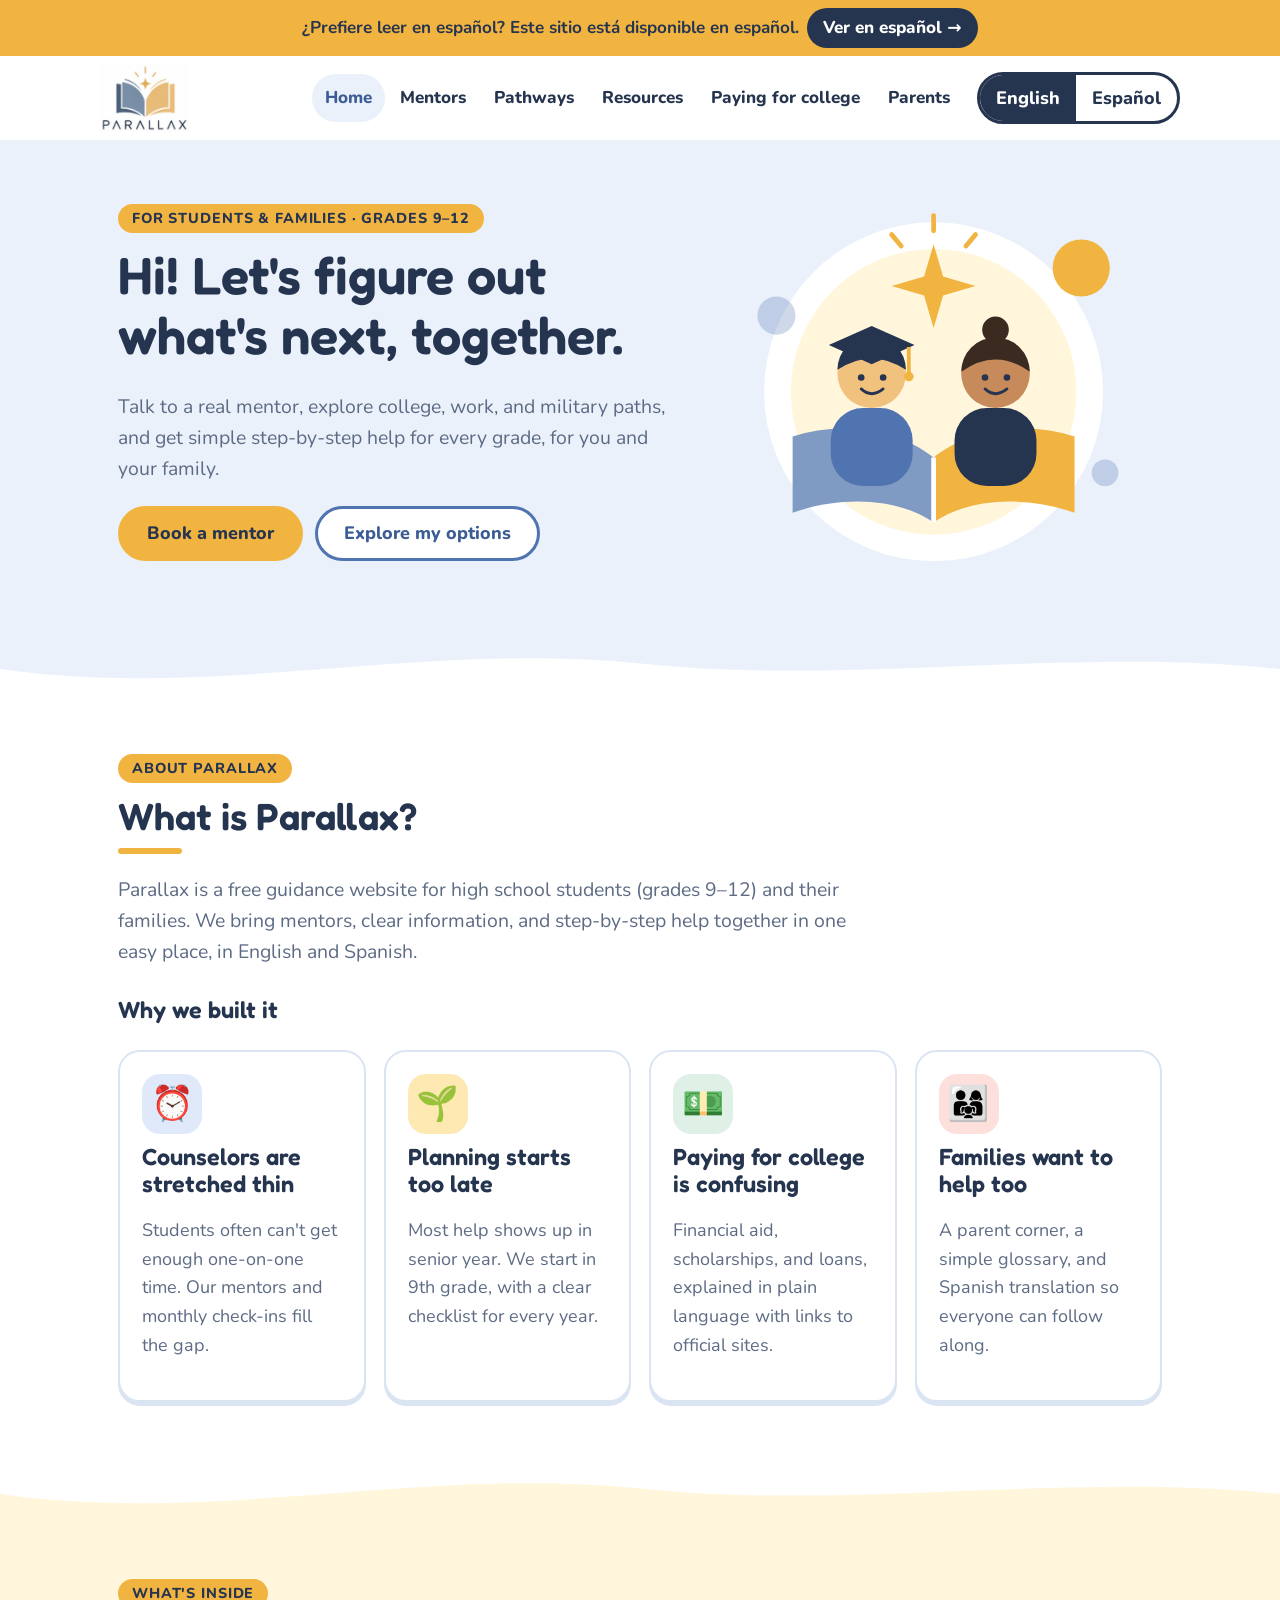
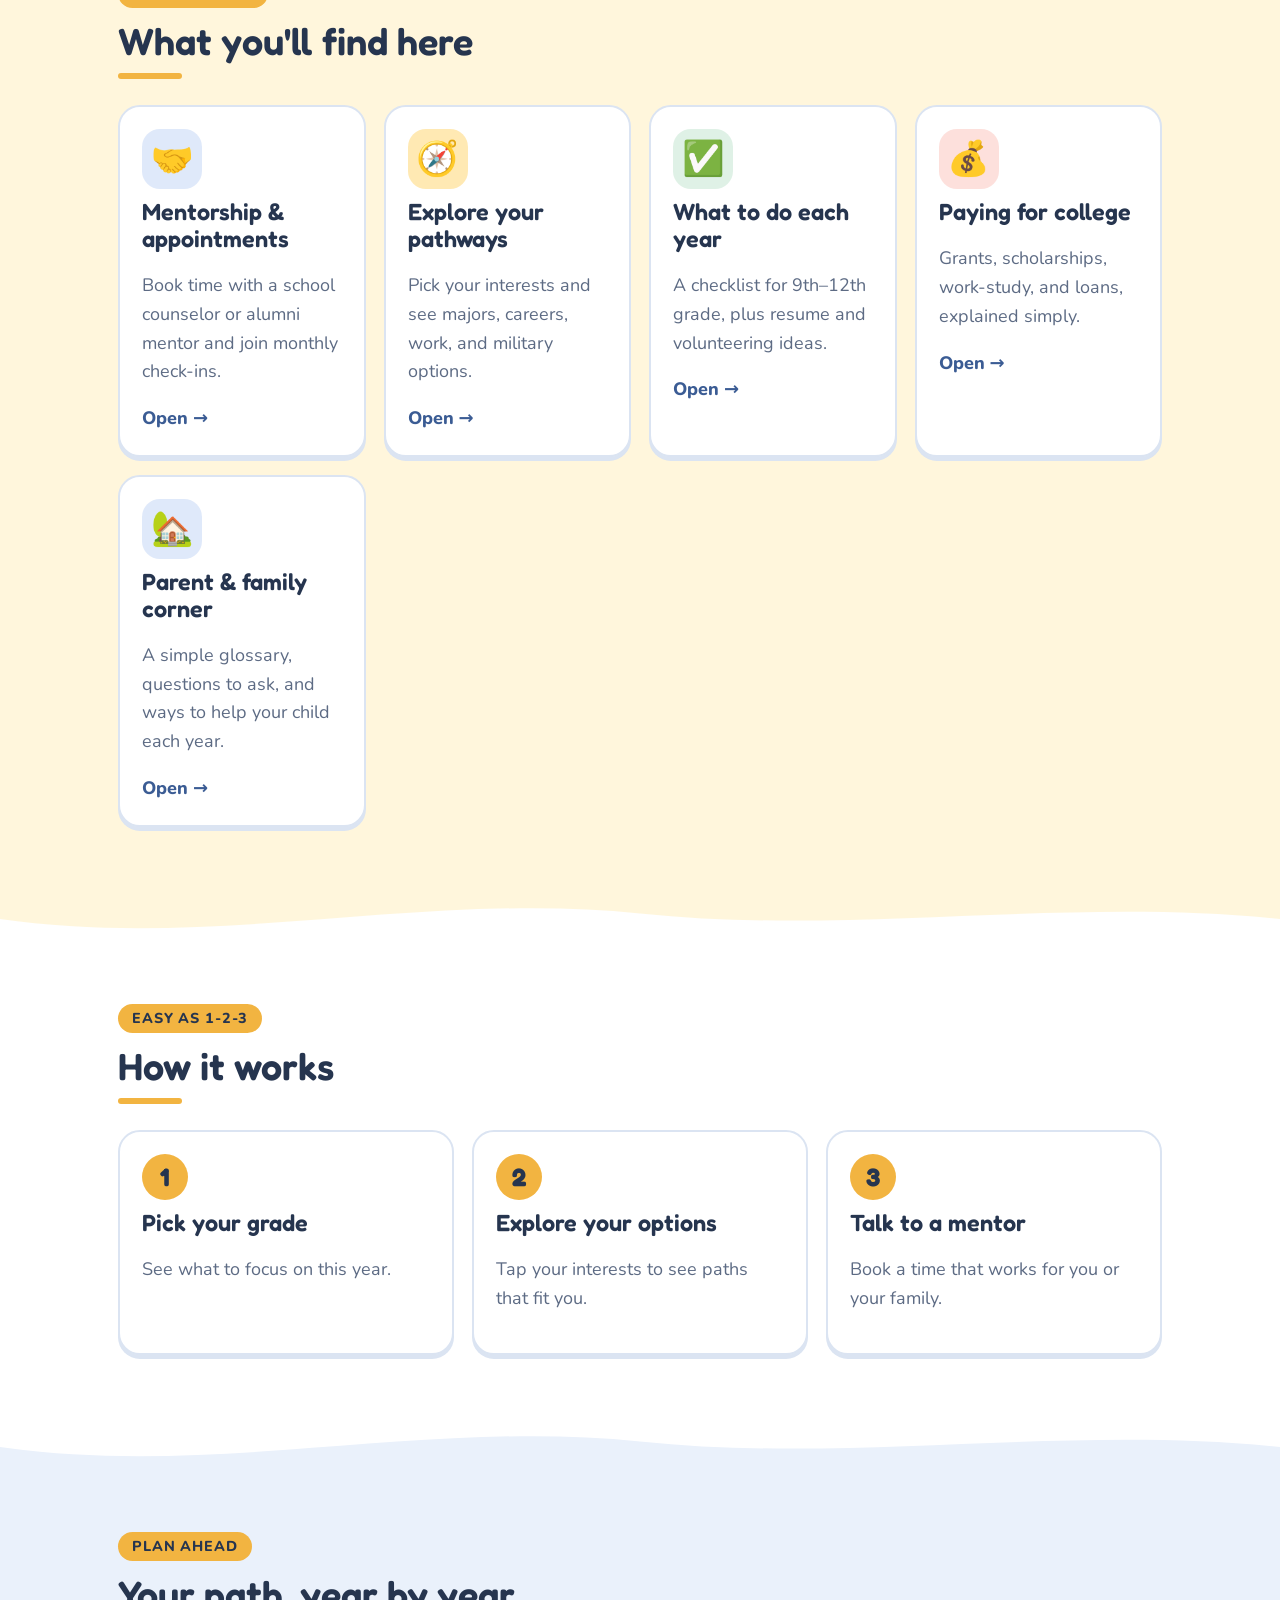
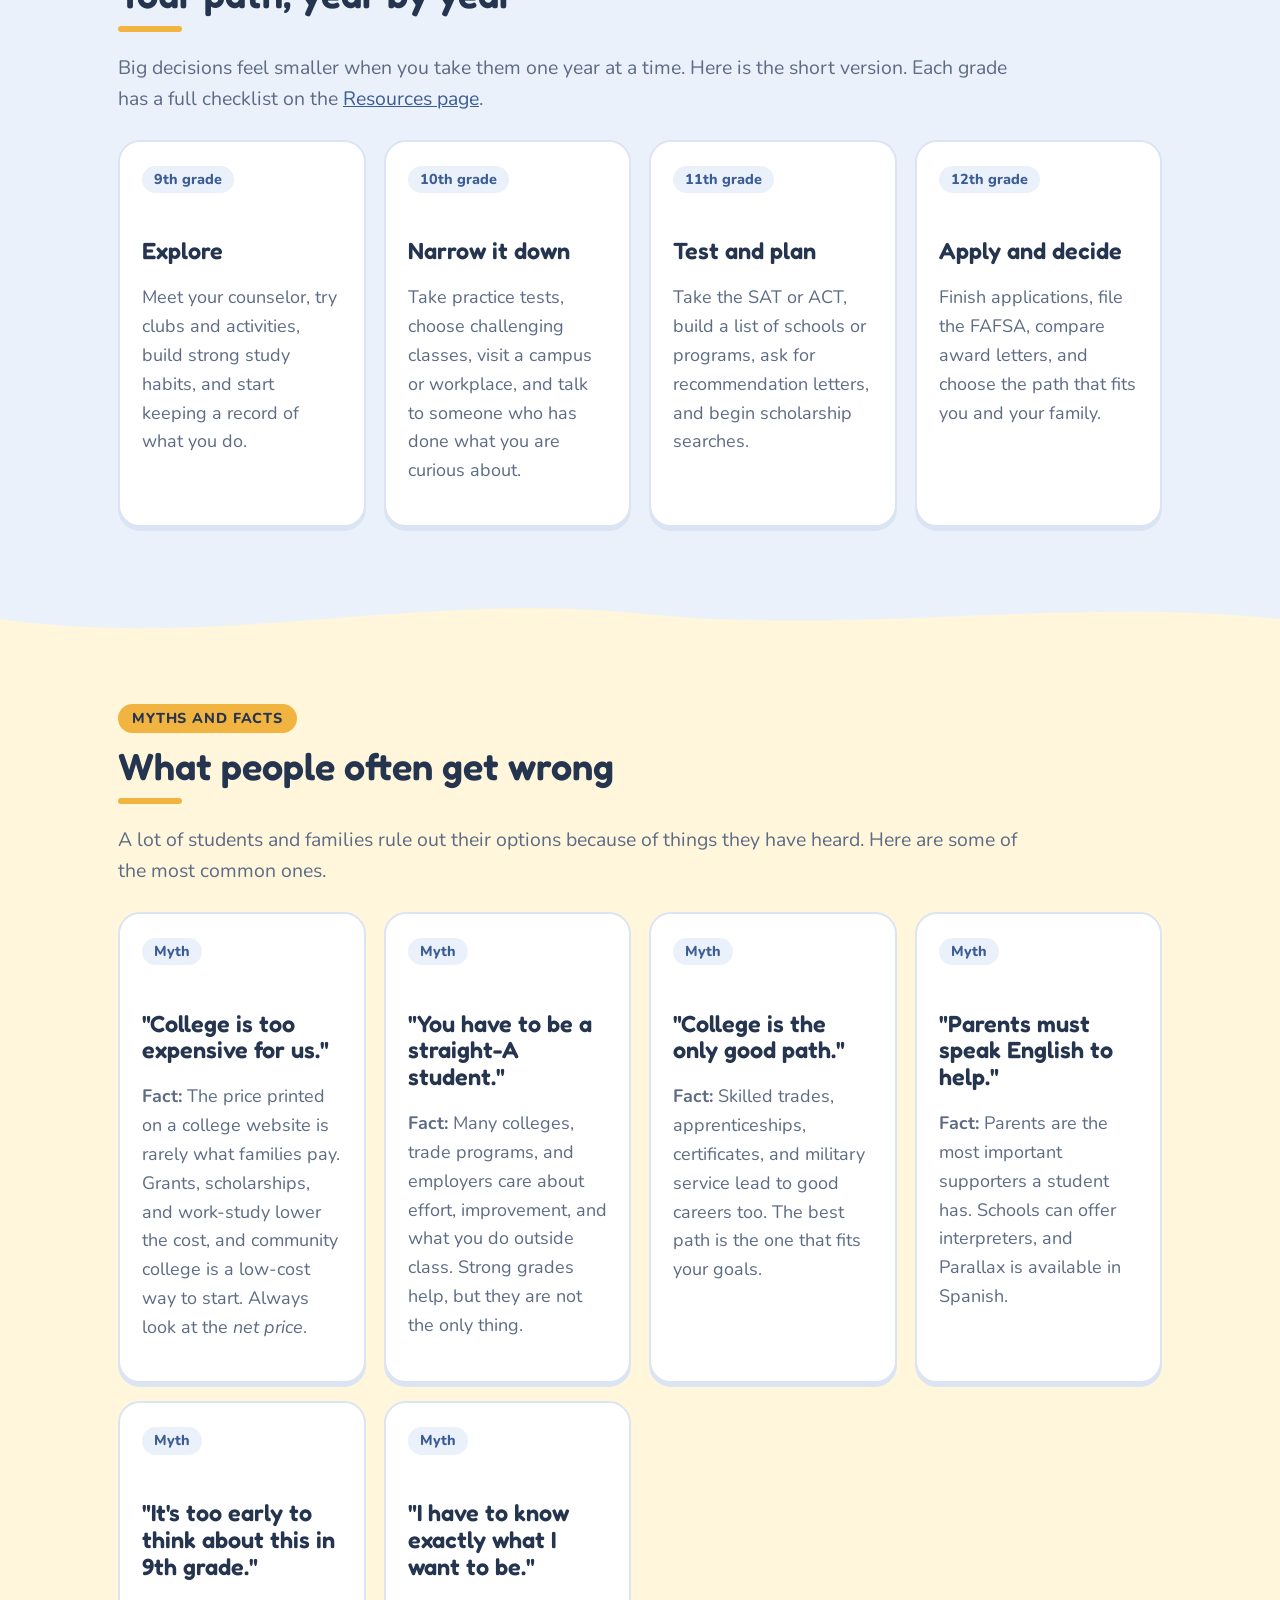
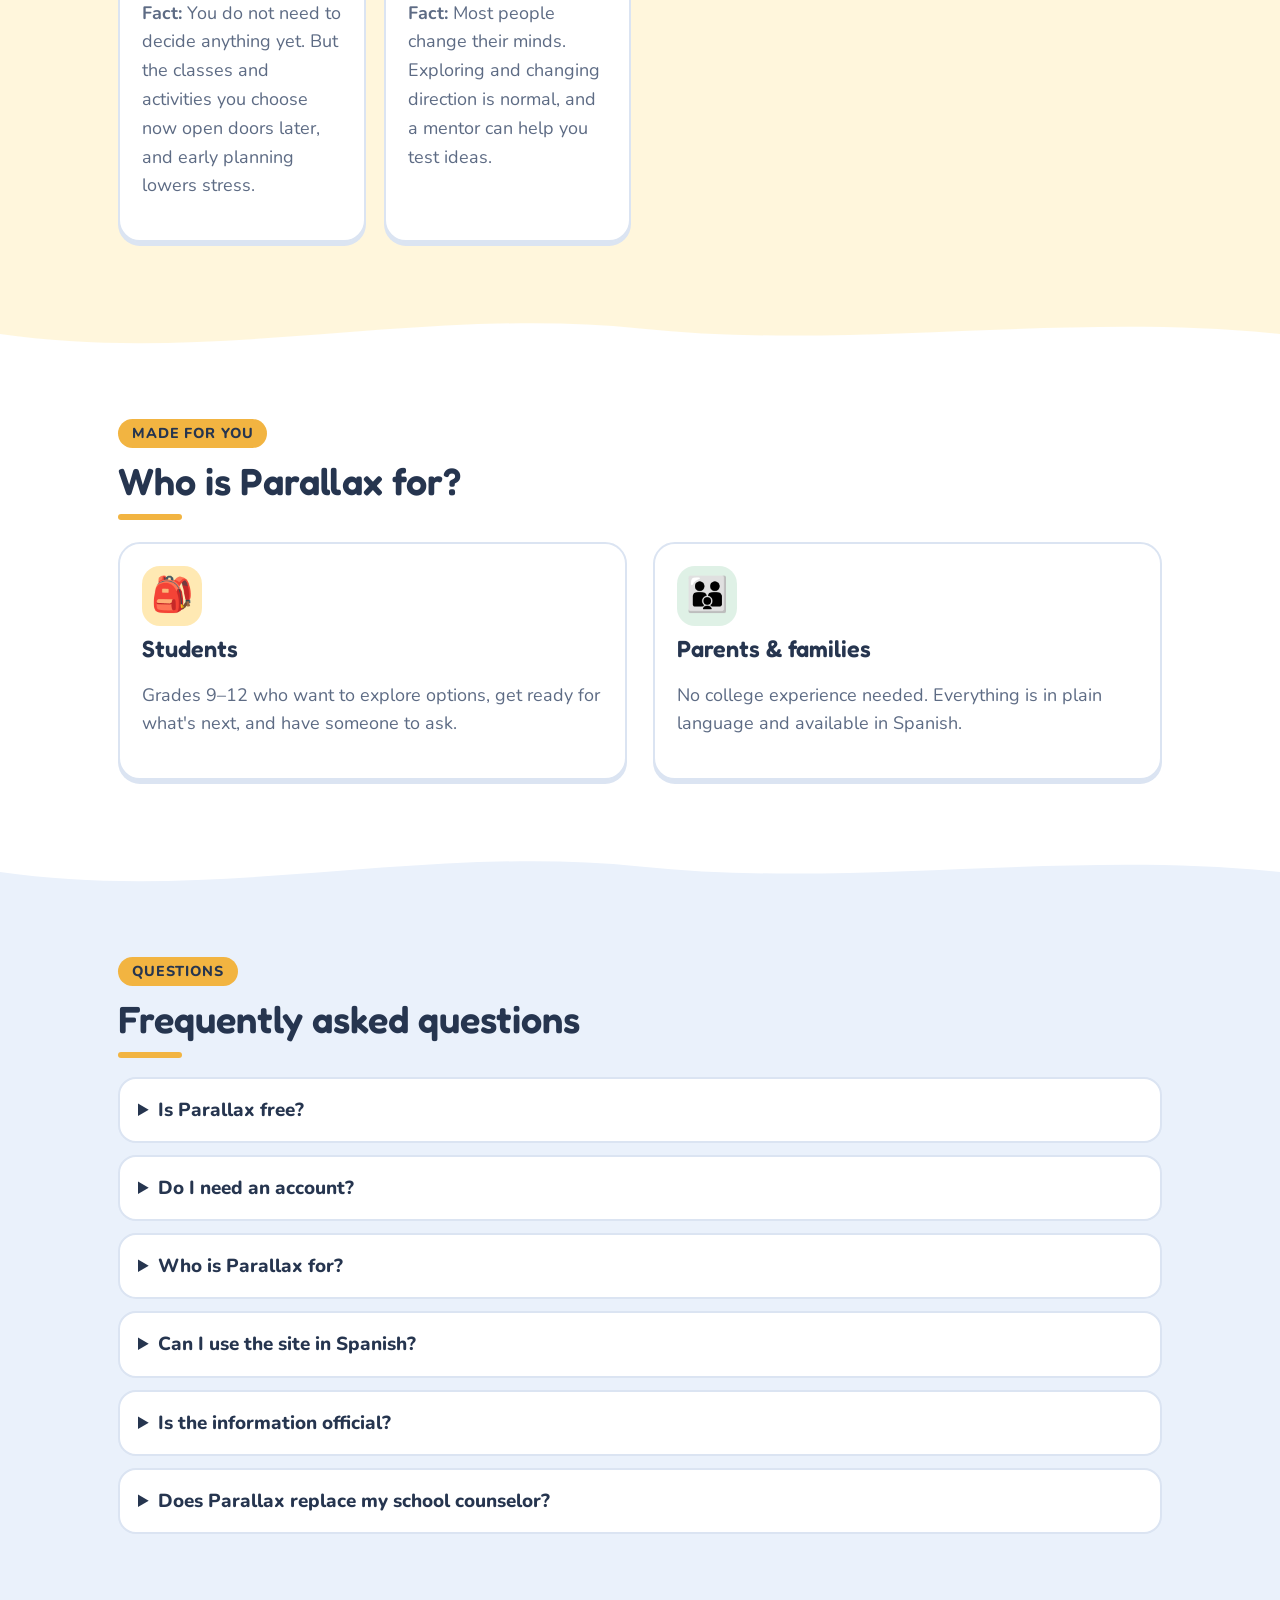
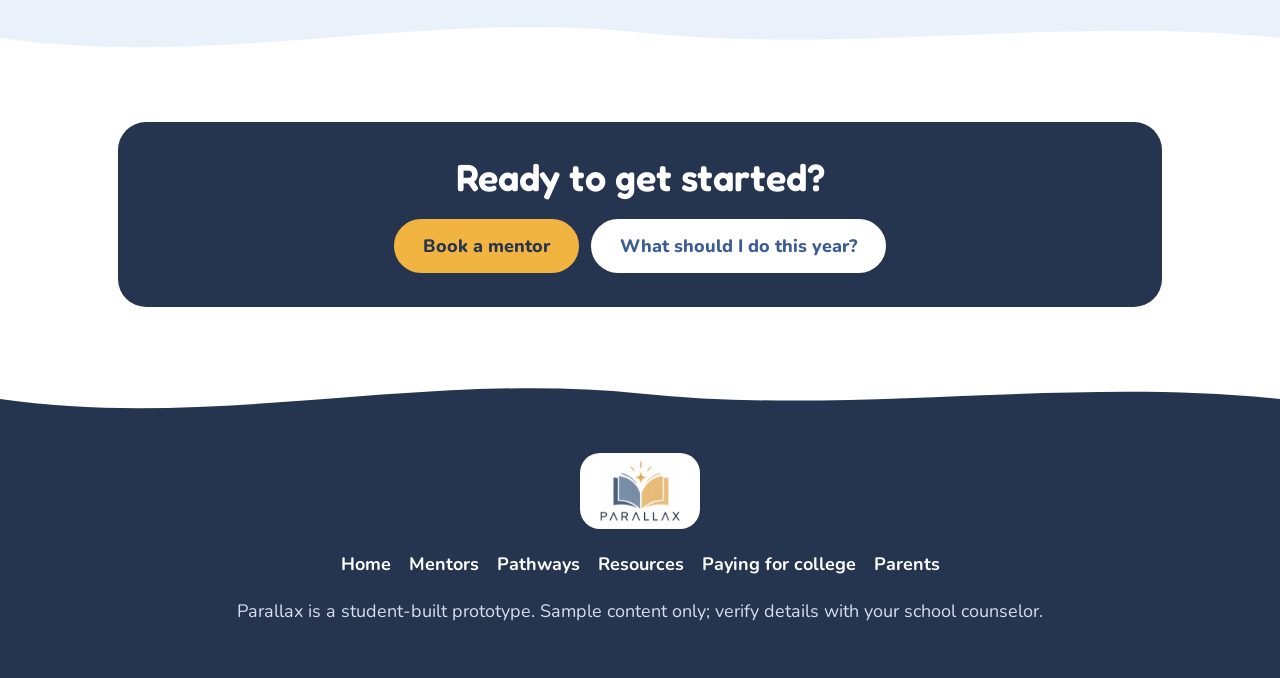
<file: index.html>
<!doctype html>
<html lang="en">
<head>
<meta charset="utf-8">
<meta name="viewport" content="width=device-width, initial-scale=1">
<title>Parallax</title>
<meta name="description" content="Free mentorship, pathway exploration, and resources for students and parents, grades 9–12. English and Spanish.">
<link rel="preconnect" href="https://fonts.googleapis.com">
<link rel="preconnect" href="https://fonts.gstatic.com" crossorigin>
<link href="https://fonts.googleapis.com/css2?family=Fredoka:wght@500;600;700&family=Nunito:wght@400;600;700;800&display=swap" rel="stylesheet">
<link rel="stylesheet" href="style.css">
</head>
<body data-page="index">
<a class="skip" href="#main" data-i18n="skip">Skip to content</a>
<div id="site-header"></div>
<main id="main">
<section class="hero bg-sky" id="top">
  <div class="wrap hero-grid">
    <div>
      <span class="eyebrow" data-i18n="hero_tag"></span>
      <h1 data-i18n="hero_h"></h1>
      <p class="lead" data-i18n="hero_p"></p>
      <div class="cta">
        <a class="btn gold" href="mentors.html" data-i18n="cta1"></a>
        <a class="btn ghost" href="pathways.html" data-i18n="cta2"></a>
      </div>
    </div>
    <div><svg class="art" viewBox="0 0 480 400" role="img" aria-label="Two students reading an open book with a sparkle above">
  <circle cx="240" cy="215" r="178" fill="#fff"/>
  <circle cx="240" cy="215" r="150" fill="#fff6dc"/>
  <circle cx="395" cy="85" r="30" fill="#f2b441"/>
  <circle cx="75" cy="135" r="20" fill="#4f74b0" opacity=".28"/>
  <circle cx="420" cy="300" r="14" fill="#4f74b0" opacity=".28"/>
  <path d="M240,352 C200,325 140,325 92,342 L92,262 C140,246 200,252 240,284 Z" fill="#7f9bc4"/>
  <path d="M240,352 C280,325 340,325 388,342 L388,262 C340,246 280,252 240,284 Z" fill="#f2b441"/>
  <path d="M240,284 L240,352" stroke="#fff" stroke-width="5"/>
  <rect x="132" y="232" width="86" height="82" rx="34" fill="#4f74b0"/>
  <circle cx="175" cy="196" r="36" fill="#f1c27d"/>
  <path d="M139,192 a36,36 0 0 1 72,0 q-36,-24 -72,0z" fill="#26354f"/>
  <polygon points="130,166 175,146 220,166 175,186" fill="#26354f"/>
  <line x1="214" y1="168" x2="214" y2="196" stroke="#f2b441" stroke-width="4"/><circle cx="214" cy="199" r="5" fill="#f2b441"/>
  <circle cx="164" cy="200" r="3.5" fill="#26354f"/><circle cx="187" cy="200" r="3.5" fill="#26354f"/>
  <path d="M164,212 q11,10 23,0" stroke="#26354f" stroke-width="3" fill="none" stroke-linecap="round"/>
  <rect x="262" y="232" width="86" height="82" rx="34" fill="#26354f"/>
  <circle cx="305" cy="196" r="36" fill="#c68a5b"/>
  <path d="M269,194 a36,36 0 0 1 72,0 q-36,-26 -72,0z" fill="#3b2a20"/><circle cx="305" cy="150" r="14" fill="#3b2a20"/>
  <circle cx="294" cy="200" r="3.5" fill="#26354f"/><circle cx="317" cy="200" r="3.5" fill="#26354f"/>
  <path d="M294,212 q11,10 23,0" stroke="#26354f" stroke-width="3" fill="none" stroke-linecap="round"/>
  <path d="M240,60 L250,94 L284,104 L250,114 L240,148 L230,114 L196,104 L230,94 Z" fill="#f2b441"/>
  <g stroke="#f2b441" stroke-width="5" stroke-linecap="round"><line x1="240" y1="30" x2="240" y2="46"/><line x1="196" y1="50" x2="206" y2="62"/><line x1="284" y1="50" x2="274" y2="62"/></g>
</svg></div>
  </div>
</section>

<section class="bg-white">
  <div class="wrap">
    <div class="sec-h"><span class="eyebrow" data-i18n="about_eb"></span><h2 data-i18n="about_h"></h2></div>
    <p class="lead" data-i18n="about_p"></p>
    <h3 style="margin-top:30px" data-i18n="why_h"></h3>
    <div class="grid">
      <div class="card"><span class="badge b1" aria-hidden="true">⏰</span><h3 data-i18n="why1_h"></h3><p class="muted" data-i18n="why1_p"></p></div>
      <div class="card"><span class="badge b2" aria-hidden="true">🌱</span><h3 data-i18n="why2_h"></h3><p class="muted" data-i18n="why2_p"></p></div>
      <div class="card"><span class="badge b3" aria-hidden="true">💵</span><h3 data-i18n="why3_h"></h3><p class="muted" data-i18n="why3_p"></p></div>
      <div class="card"><span class="badge b4" aria-hidden="true">👨‍👩‍👧</span><h3 data-i18n="why4_h"></h3><p class="muted" data-i18n="why4_p"></p></div>
    </div>
  </div>
</section>

<section class="bg-butter">
  <div class="wrap">
    <div class="sec-h"><span class="eyebrow" data-i18n="offer_eb"></span><h2 data-i18n="offer_h"></h2></div>
    <div class="grid">
      <a class="card big linkcard" href="mentors.html"><span class="badge b1" aria-hidden="true">🤝</span><h3><span data-i18n="m_h"></span></h3><p class="muted" data-i18n="off1_p"></p><span class="go" data-i18n="off_go"></span></a>
      <a class="card big linkcard" href="pathways.html"><span class="badge b2" aria-hidden="true">🧭</span><h3><span data-i18n="p_h"></span></h3><p class="muted" data-i18n="off2_p"></p><span class="go" data-i18n="off_go"></span></a>
      <a class="card big linkcard" href="resources.html"><span class="badge b3" aria-hidden="true">✅</span><h3><span data-i18n="r_h"></span></h3><p class="muted" data-i18n="off3_p"></p><span class="go" data-i18n="off_go"></span></a>
      <a class="card big linkcard" href="money.html"><span class="badge b4" aria-hidden="true">💰</span><h3><span data-i18n="nav_money"></span></h3><p class="muted" data-i18n="off4_p"></p><span class="go" data-i18n="off_go"></span></a>
      <a class="card big linkcard" href="parents.html"><span class="badge b1" aria-hidden="true">🏡</span><h3><span data-i18n="pa_h"></span></h3><p class="muted" data-i18n="off5_p"></p><span class="go" data-i18n="off_go"></span></a>
    </div>
  </div>
</section>

<section class="bg-white">
  <div class="wrap">
    <div class="sec-h"><span class="eyebrow" data-i18n="how_eb"></span><h2 data-i18n="how_h"></h2></div>
    <div class="steps">
      <div class="step"><h3 data-i18n="how1_h"></h3><p class="muted" data-i18n="how1_p"></p></div>
      <div class="step"><h3 data-i18n="how2_h"></h3><p class="muted" data-i18n="how2_p"></p></div>
      <div class="step"><h3 data-i18n="how3_h"></h3><p class="muted" data-i18n="how3_p"></p></div>
    </div>
  </div>
</section>

<section class="bg-sky"><div class="wrap prose" data-block="home.timeline"></div></section>

<section class="bg-butter"><div class="wrap prose" data-block="home.myths"></div></section>

<section class="bg-white">
  <div class="wrap">
    <div class="sec-h"><span class="eyebrow" data-i18n="who_eb"></span><h2 data-i18n="who_h"></h2></div>
    <div class="two" style="margin-top:22px">
      <div class="card"><span class="badge b2" aria-hidden="true">🎒</span><h3 data-i18n="who1_h"></h3><p class="muted" data-i18n="who1_p"></p></div>
      <div class="card"><span class="badge b3" aria-hidden="true">👪</span><h3 data-i18n="who2_h"></h3><p class="muted" data-i18n="who2_p"></p></div>
    </div>
</div>
</section>

<section class="bg-sky"><div class="wrap prose" data-block="home.faq"></div></section>

<section class="bg-white"><div class="wrap"><div class="cta-band" style="margin-top:0">
      <h2 data-i18n="ready_h"></h2>
      <div class="cta"><a class="btn gold" href="mentors.html" data-i18n="cta1"></a><a class="btn ghost" href="resources.html" data-i18n="q3_h"></a></div>
    </div></div></section>
</main>
<div id="site-footer"></div>
<script src="content.js"></script>
<script src="site.js"></script>
</body>
</html>
</file>
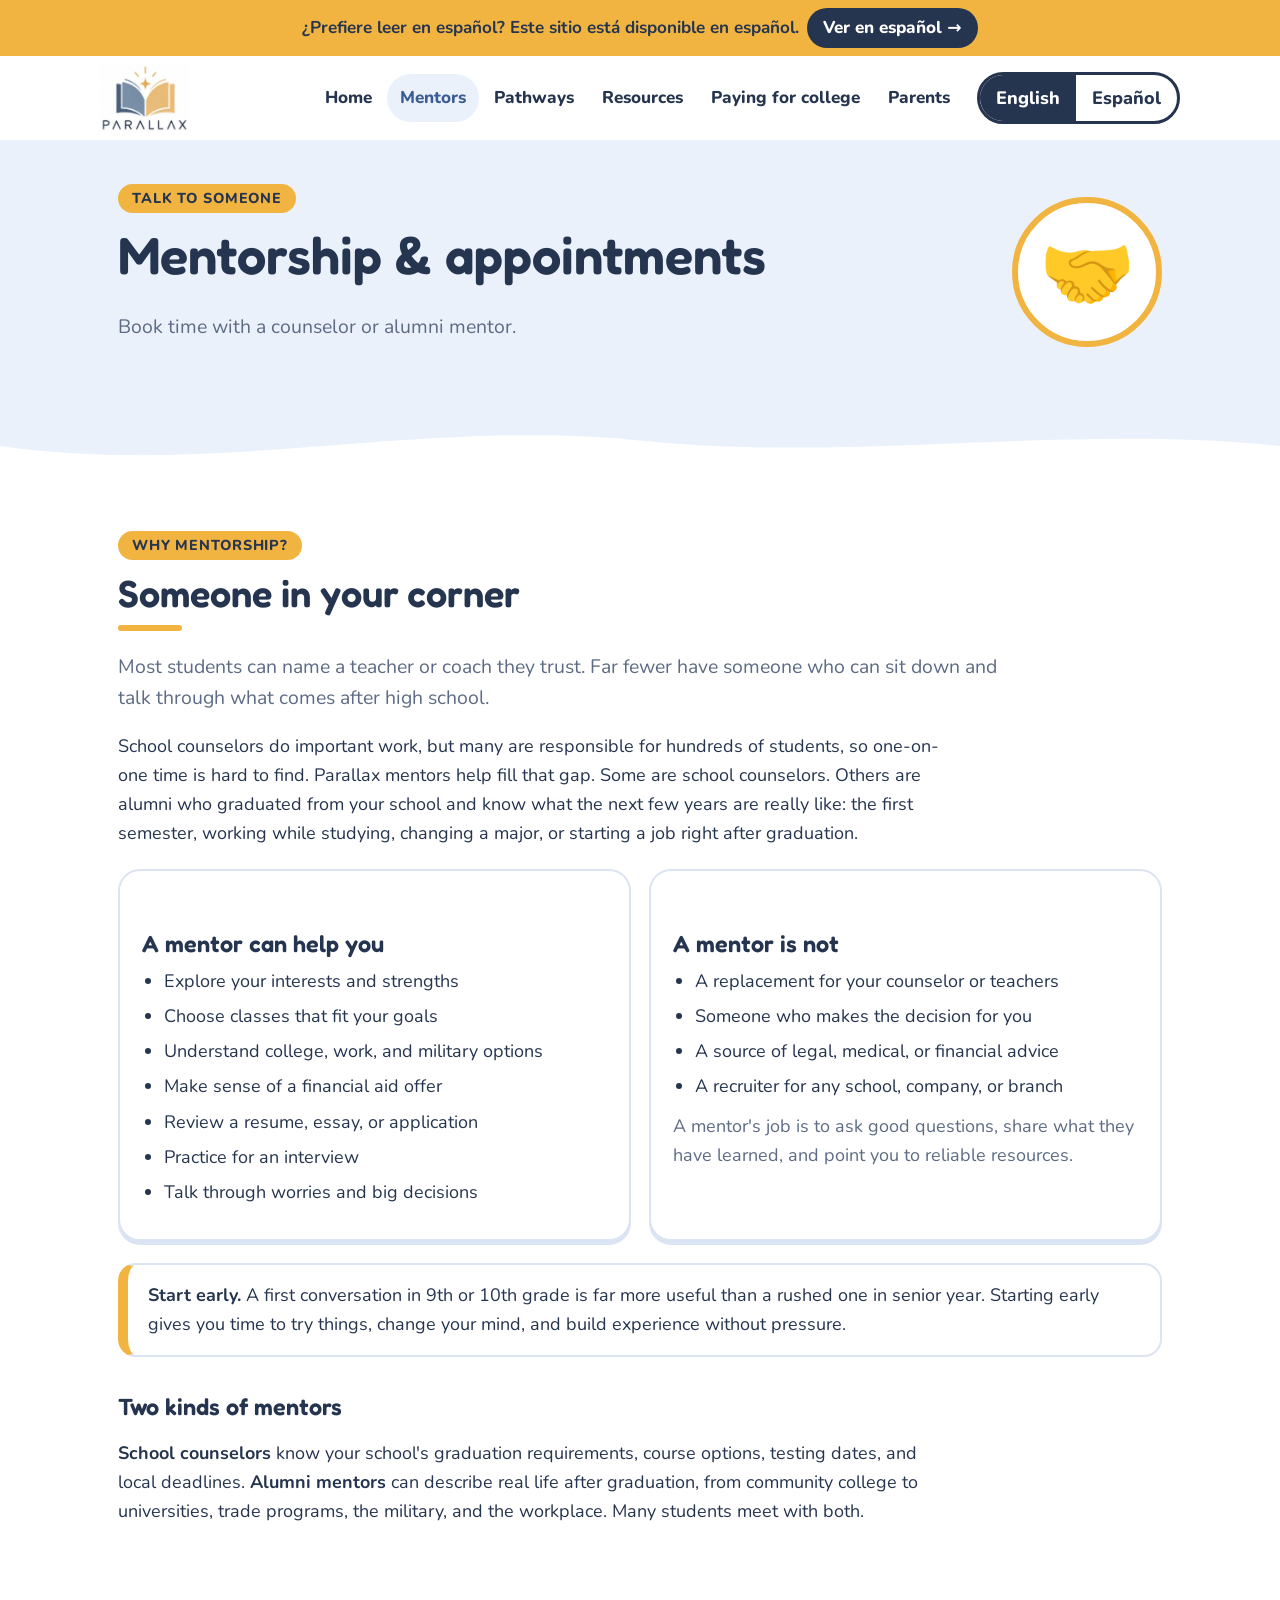
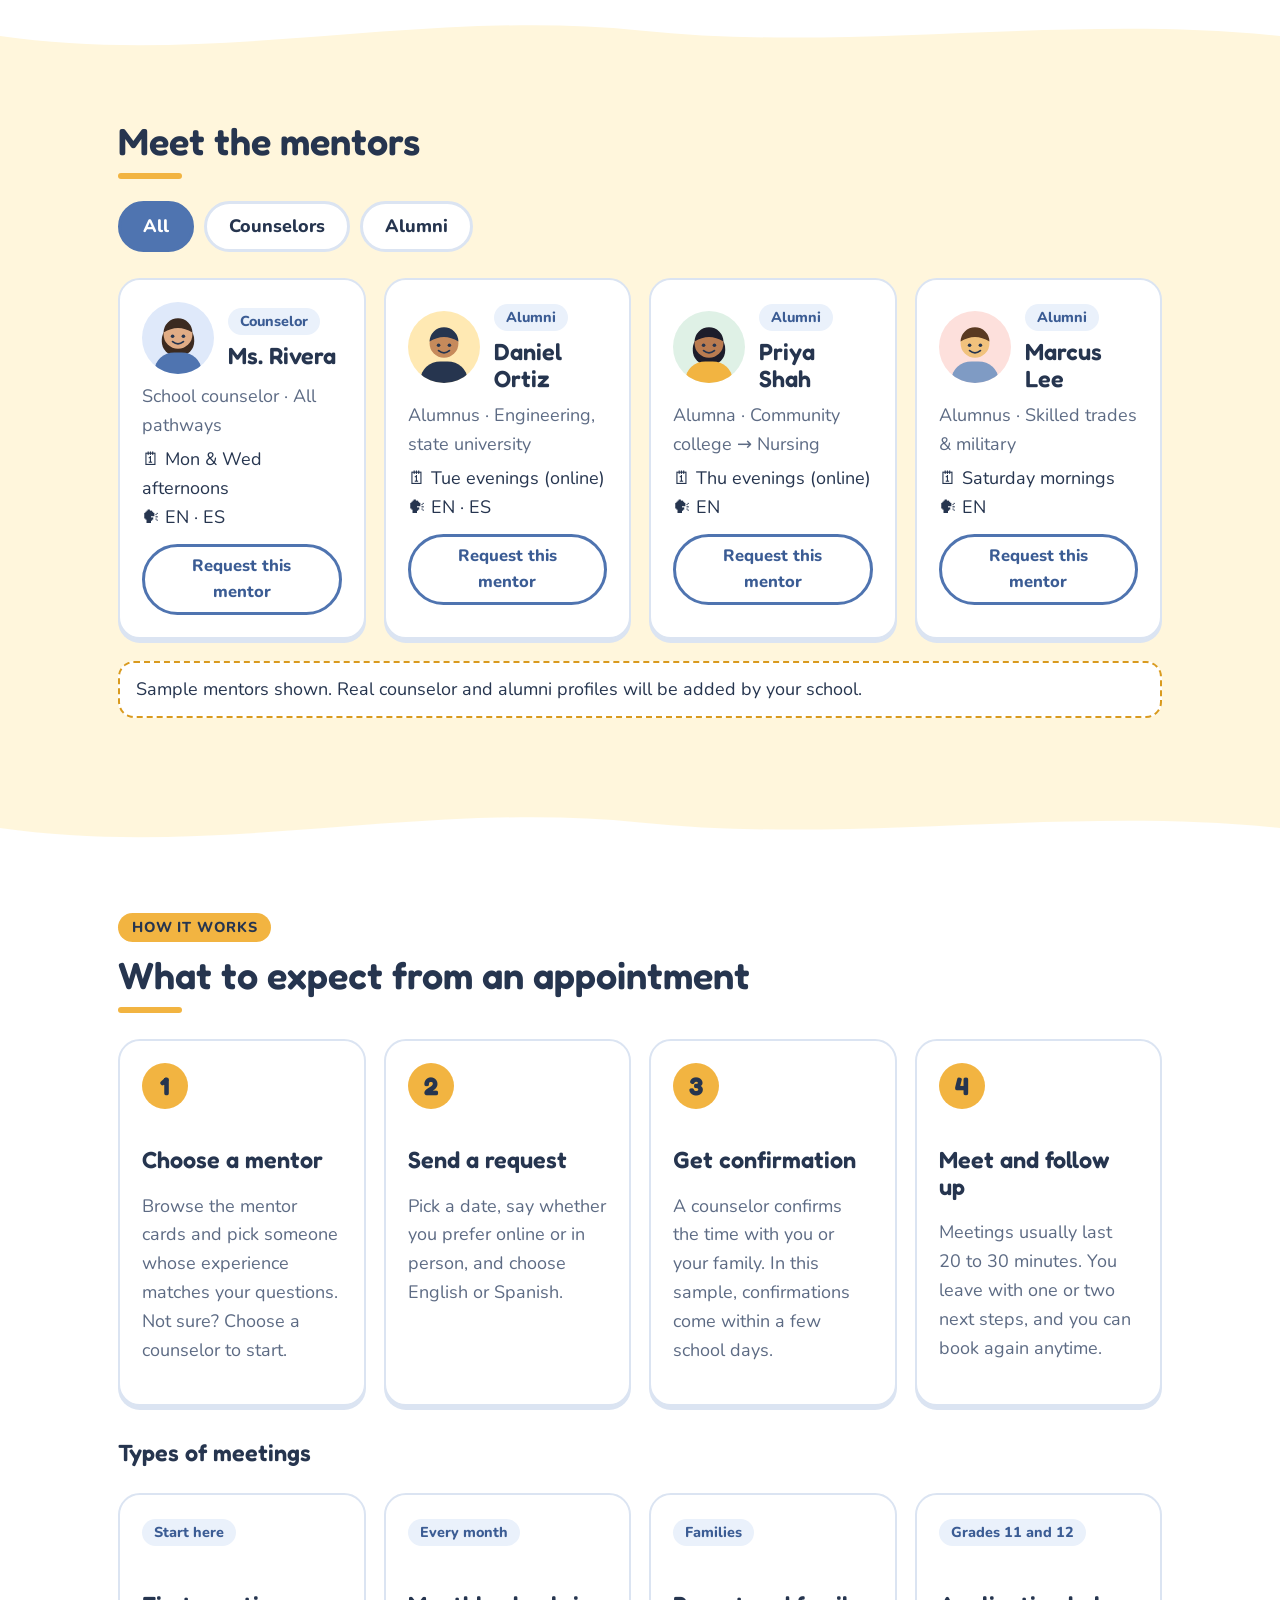
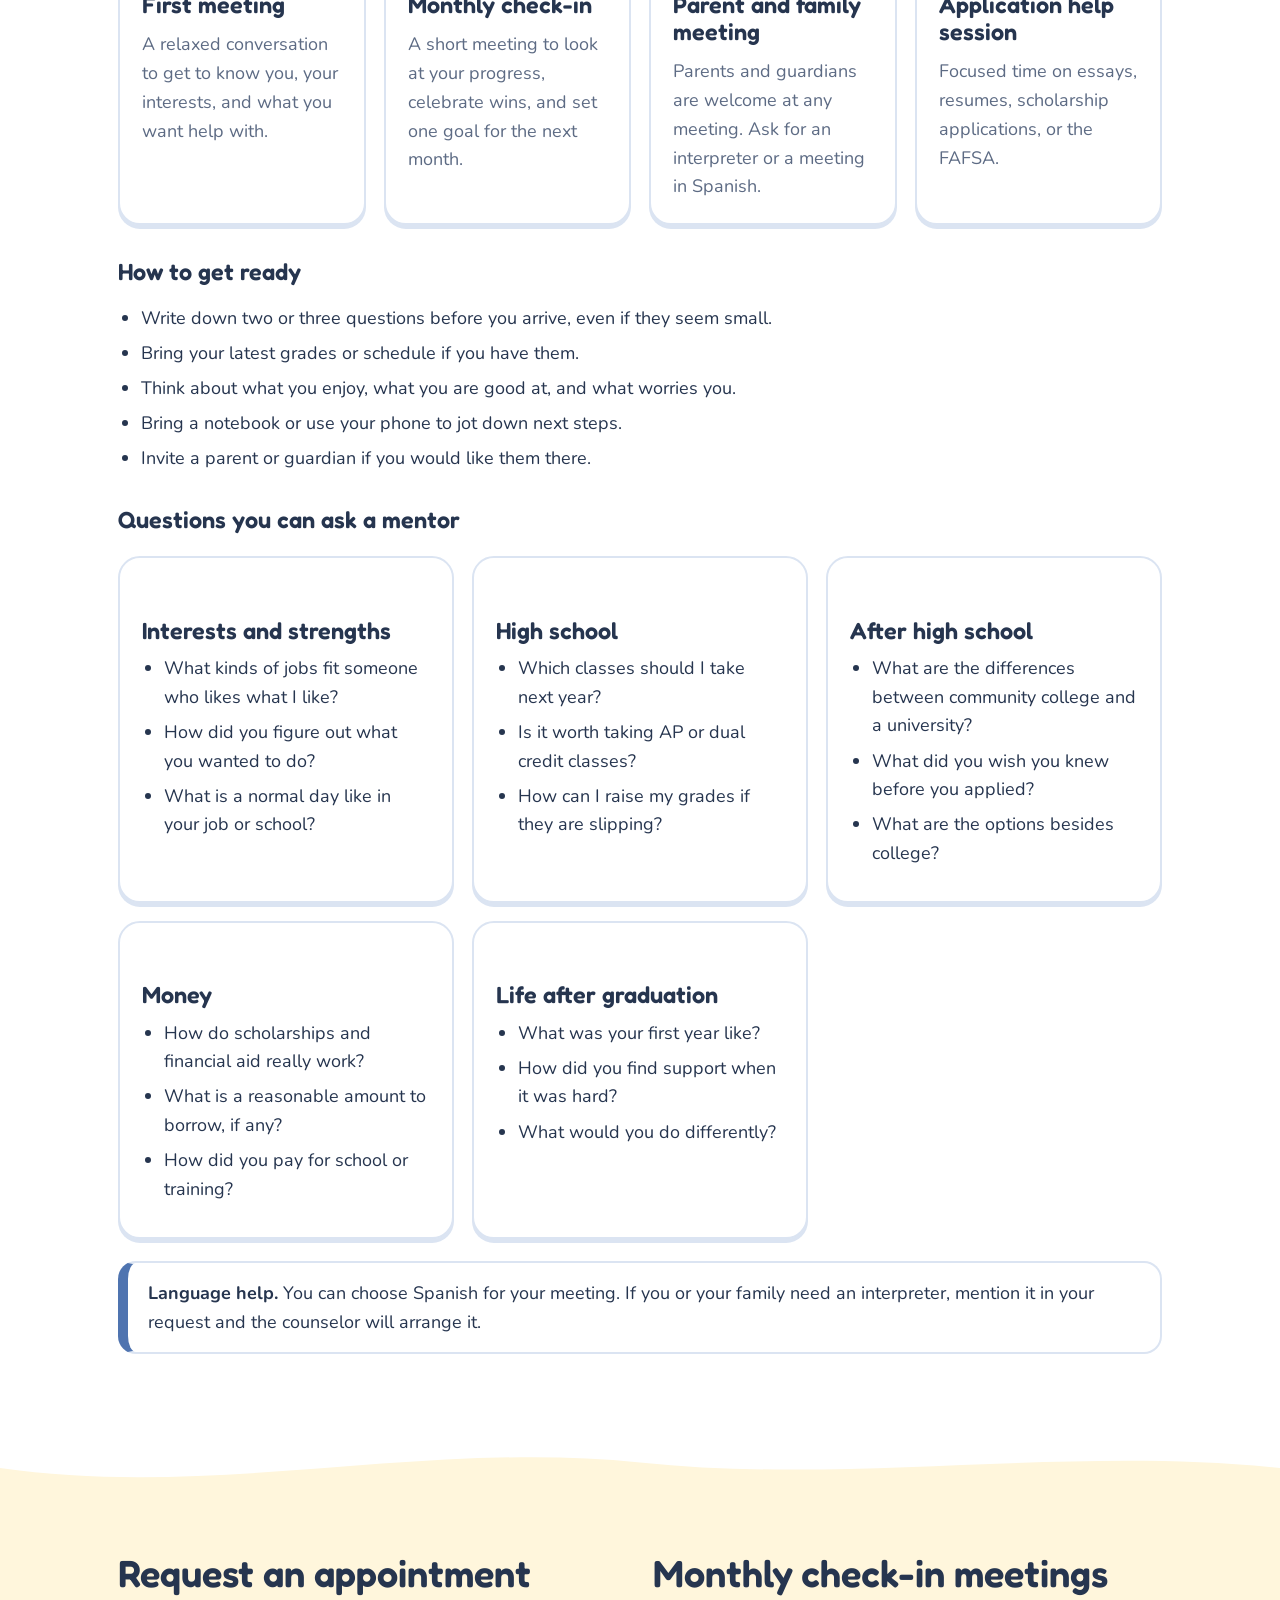
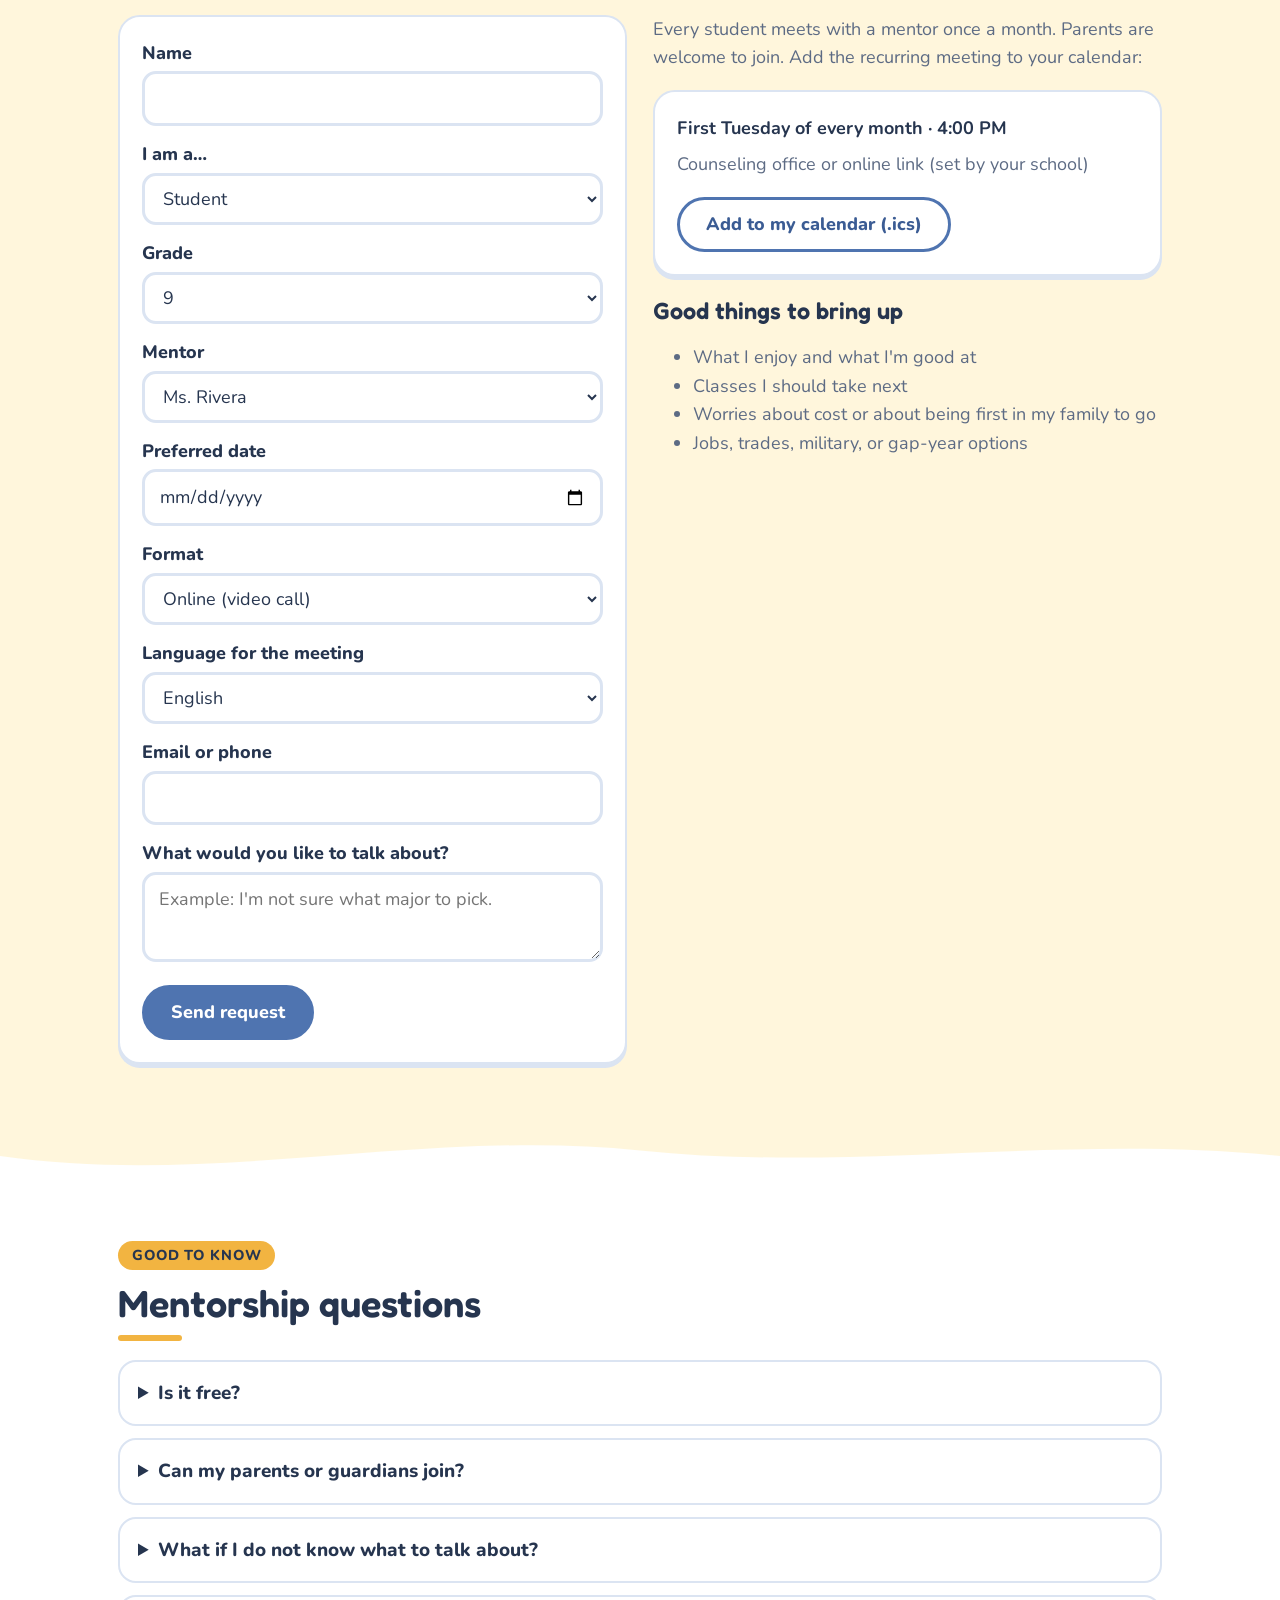
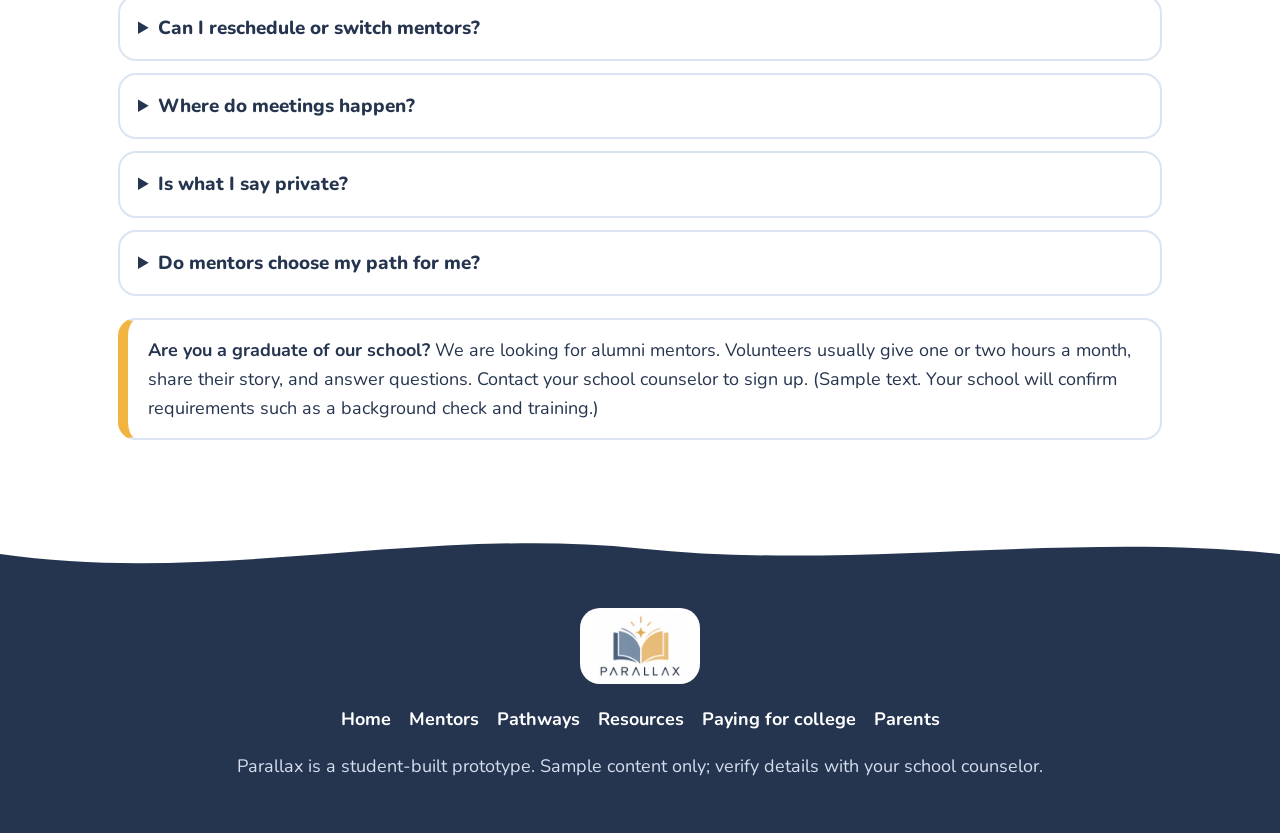
<file: mentors.html>
<!doctype html>
<html lang="en">
<head>
<meta charset="utf-8">
<meta name="viewport" content="width=device-width, initial-scale=1">
<title>Parallax</title>
<meta name="description" content="Free mentorship, pathway exploration, and resources for students and parents, grades 9–12. English and Spanish.">
<link rel="preconnect" href="https://fonts.googleapis.com">
<link rel="preconnect" href="https://fonts.gstatic.com" crossorigin>
<link href="https://fonts.googleapis.com/css2?family=Fredoka:wght@500;600;700&family=Nunito:wght@400;600;700;800&display=swap" rel="stylesheet">
<link rel="stylesheet" href="style.css">
</head>
<body data-page="mentors">
<a class="skip" href="#main" data-i18n="skip">Skip to content</a>
<div id="site-header"></div>
<main id="main">
<section class="page-hero bg-sky"><div class="wrap ph"><div class="sec-h"><span class="eyebrow" data-i18n="eb_m"></span><h1 data-i18n="m_h"></h1><p class="lead" data-i18n="ph_m"></p></div><div class="ph-art" aria-hidden="true">🤝</div></div></section>
<section class="bg-white"><div class="wrap prose" data-block="mentors.why"></div></section>
<section class="bg-butter"><div class="wrap">
  <div class="sec-h"><h2 data-i18n="meet_h"></h2></div>
  <div class="tabs" role="group" aria-label="Mentor type" id="mentorFilter"></div>
  <div class="grid" id="mentorGrid"></div>
  <p class="note" data-i18n="m_sample"></p>
</div></section>
<section class="bg-white"><div class="wrap prose" data-block="mentors.how"></div></section>
<section class="bg-butter"><div class="wrap two">
  <div>
    <h2 data-i18n="req_h"></h2>
    <form id="apptForm">
      <div><label for="fName" data-i18n="f_name"></label><input id="fName" required autocomplete="name"></div>
      <div><label for="fRole" data-i18n="f_role"></label><select id="fRole"><option value="student" data-i18n="role_s"></option><option value="parent" data-i18n="role_p"></option></select></div>
      <div><label for="fGrade" data-i18n="f_grade"></label><select id="fGrade"><option>9</option><option>10</option><option>11</option><option>12</option></select></div>
      <div><label for="fMentor" data-i18n="f_mentor"></label><select id="fMentor"></select></div>
      <div><label for="fDate" data-i18n="f_date"></label><input id="fDate" type="date" required></div>
      <div><label for="fFormat" data-i18n="f_format"></label><select id="fFormat"><option value="online" data-i18n="fmt_o"></option><option value="person" data-i18n="fmt_p"></option></select></div>
      <div><label for="fLang" data-i18n="f_lang"></label><select id="fLang"><option value="en">English</option><option value="es">Español</option></select></div>
      <div><label for="fContact" data-i18n="f_contact"></label><input id="fContact" required></div>
      <div class="full"><label for="fTopic" data-i18n="f_topic"></label><textarea id="fTopic" data-i18n-ph="f_topic_ph"></textarea></div>
      <div class="full"><button class="btn" type="submit" data-i18n="f_submit"></button></div>
    </form>
    <div id="apptOk" class="ok" role="status" hidden></div>
  </div>
  <div>
    <h2 data-i18n="mon_h"></h2>
    <p class="muted" data-i18n="mon_p"></p>
    <div class="card">
      <strong data-i18n="mon_when"></strong>
      <p class="muted" style="margin:.4rem 0 1rem" data-i18n="mon_where"></p>
      <button class="btn ghost" id="icsBtn" data-i18n="mon_ics"></button>
    </div>
    <h3 style="margin-top:22px" data-i18n="ask_h"></h3>
    <ul class="muted"><li data-i18n="ask1"></li><li data-i18n="ask2"></li><li data-i18n="ask3"></li><li data-i18n="ask4"></li></ul>
  </div>
</div></section>
<section class="bg-white"><div class="wrap prose" data-block="mentors.faq"></div></section>
</main>
<div id="site-footer"></div>
<script src="content.js"></script>
<script src="site.js"></script>
</body>
</html>
</file>
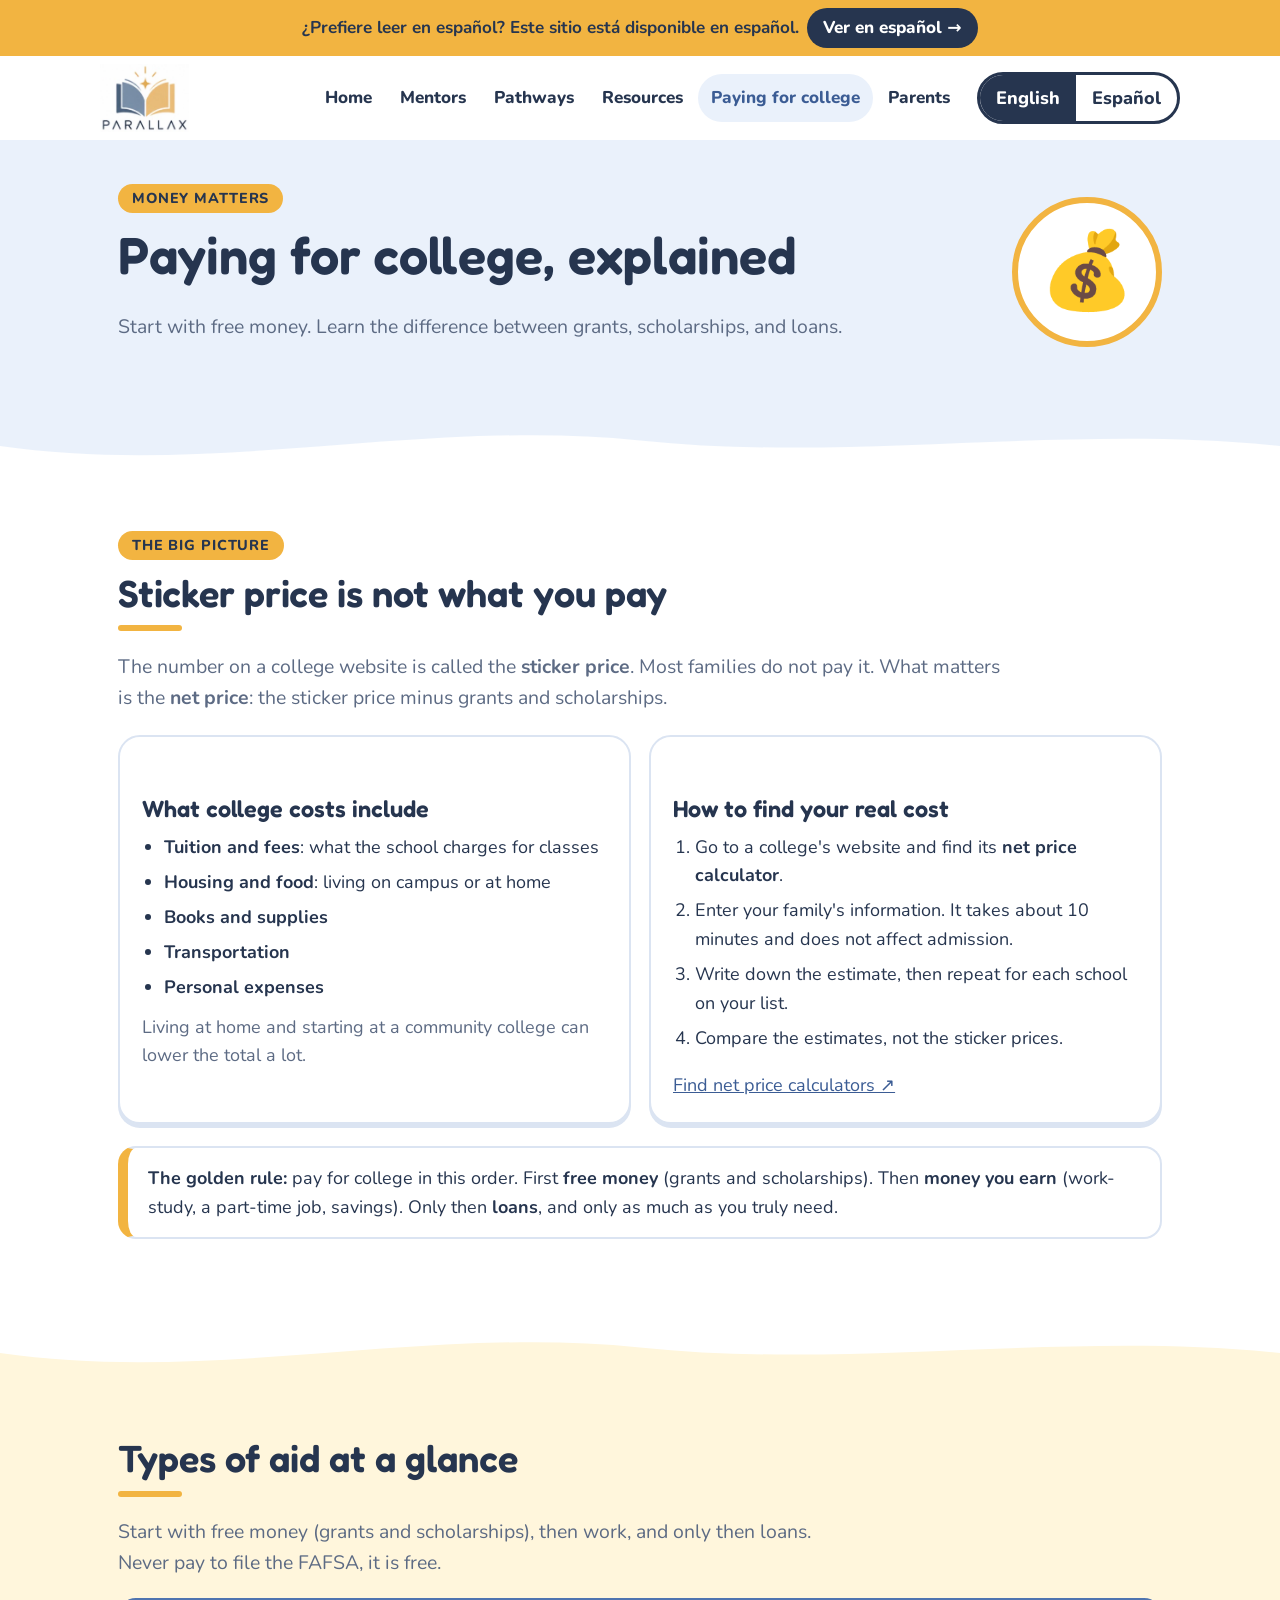
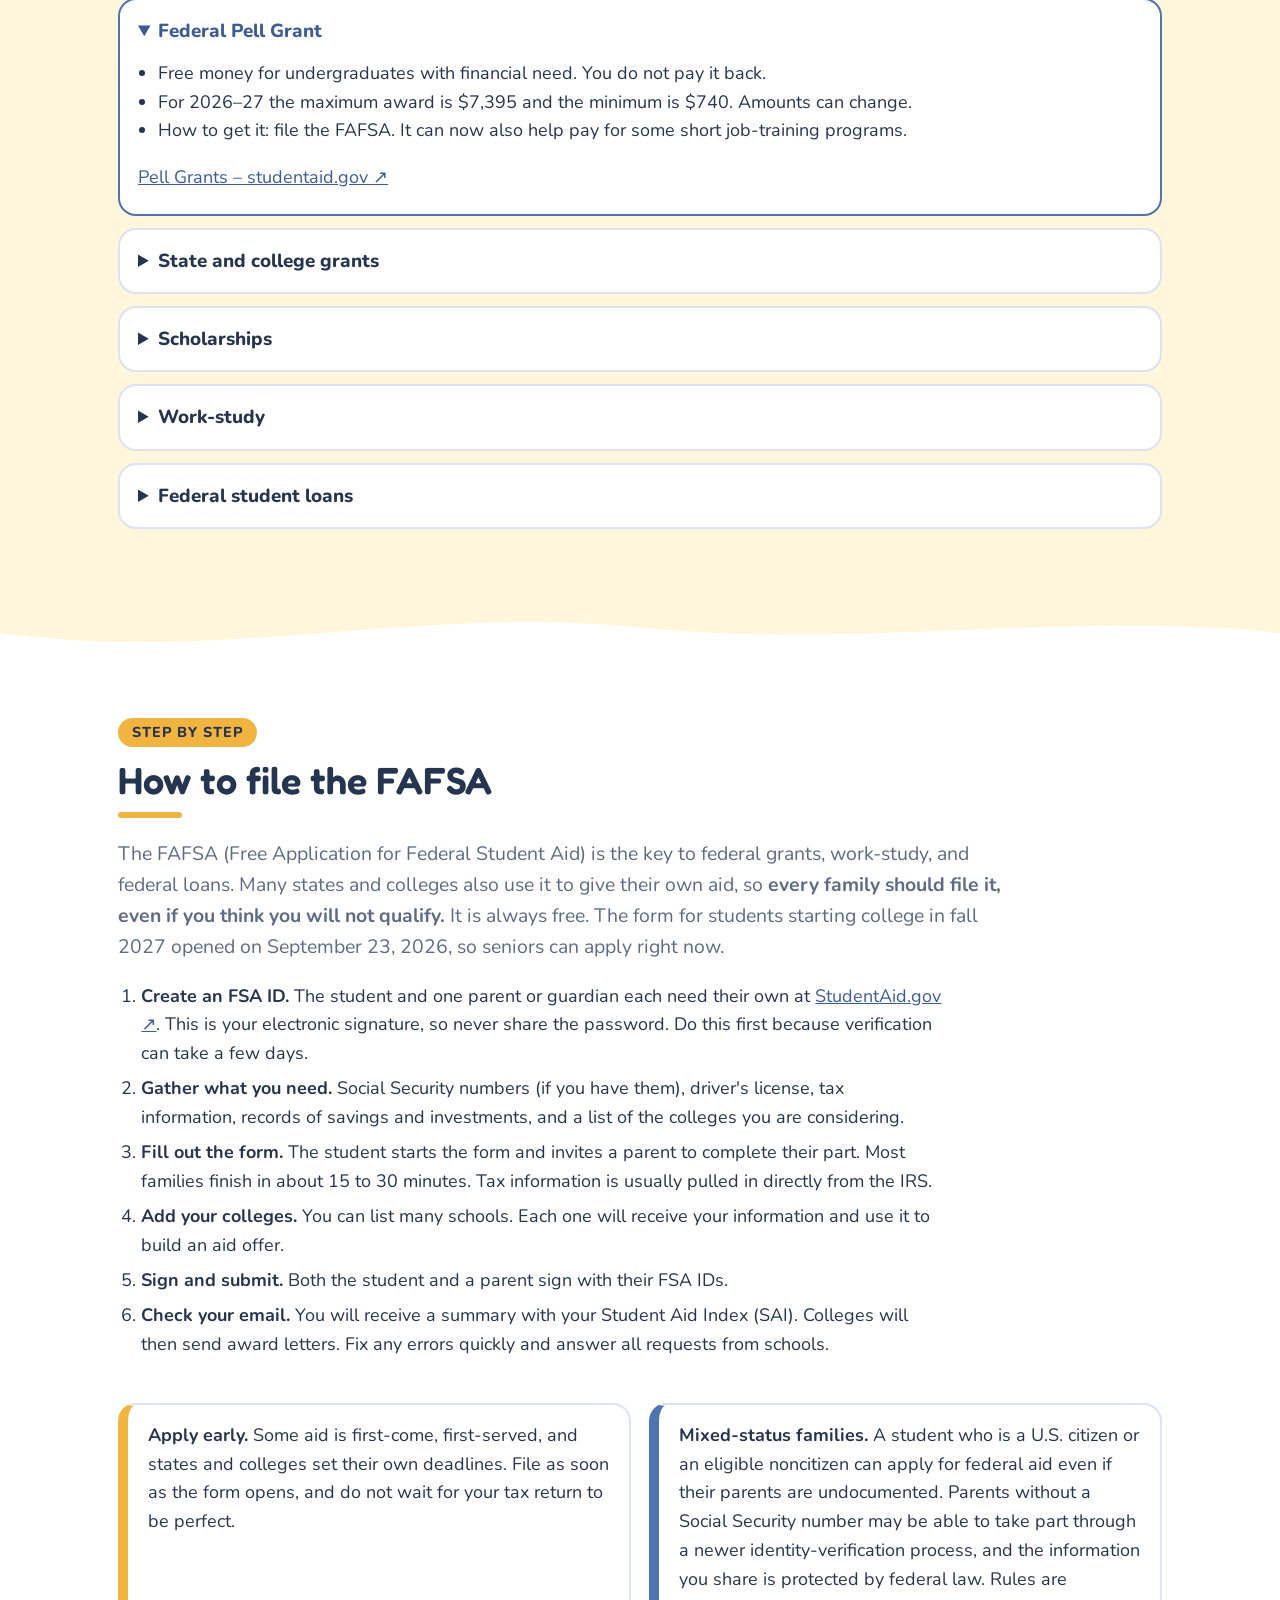
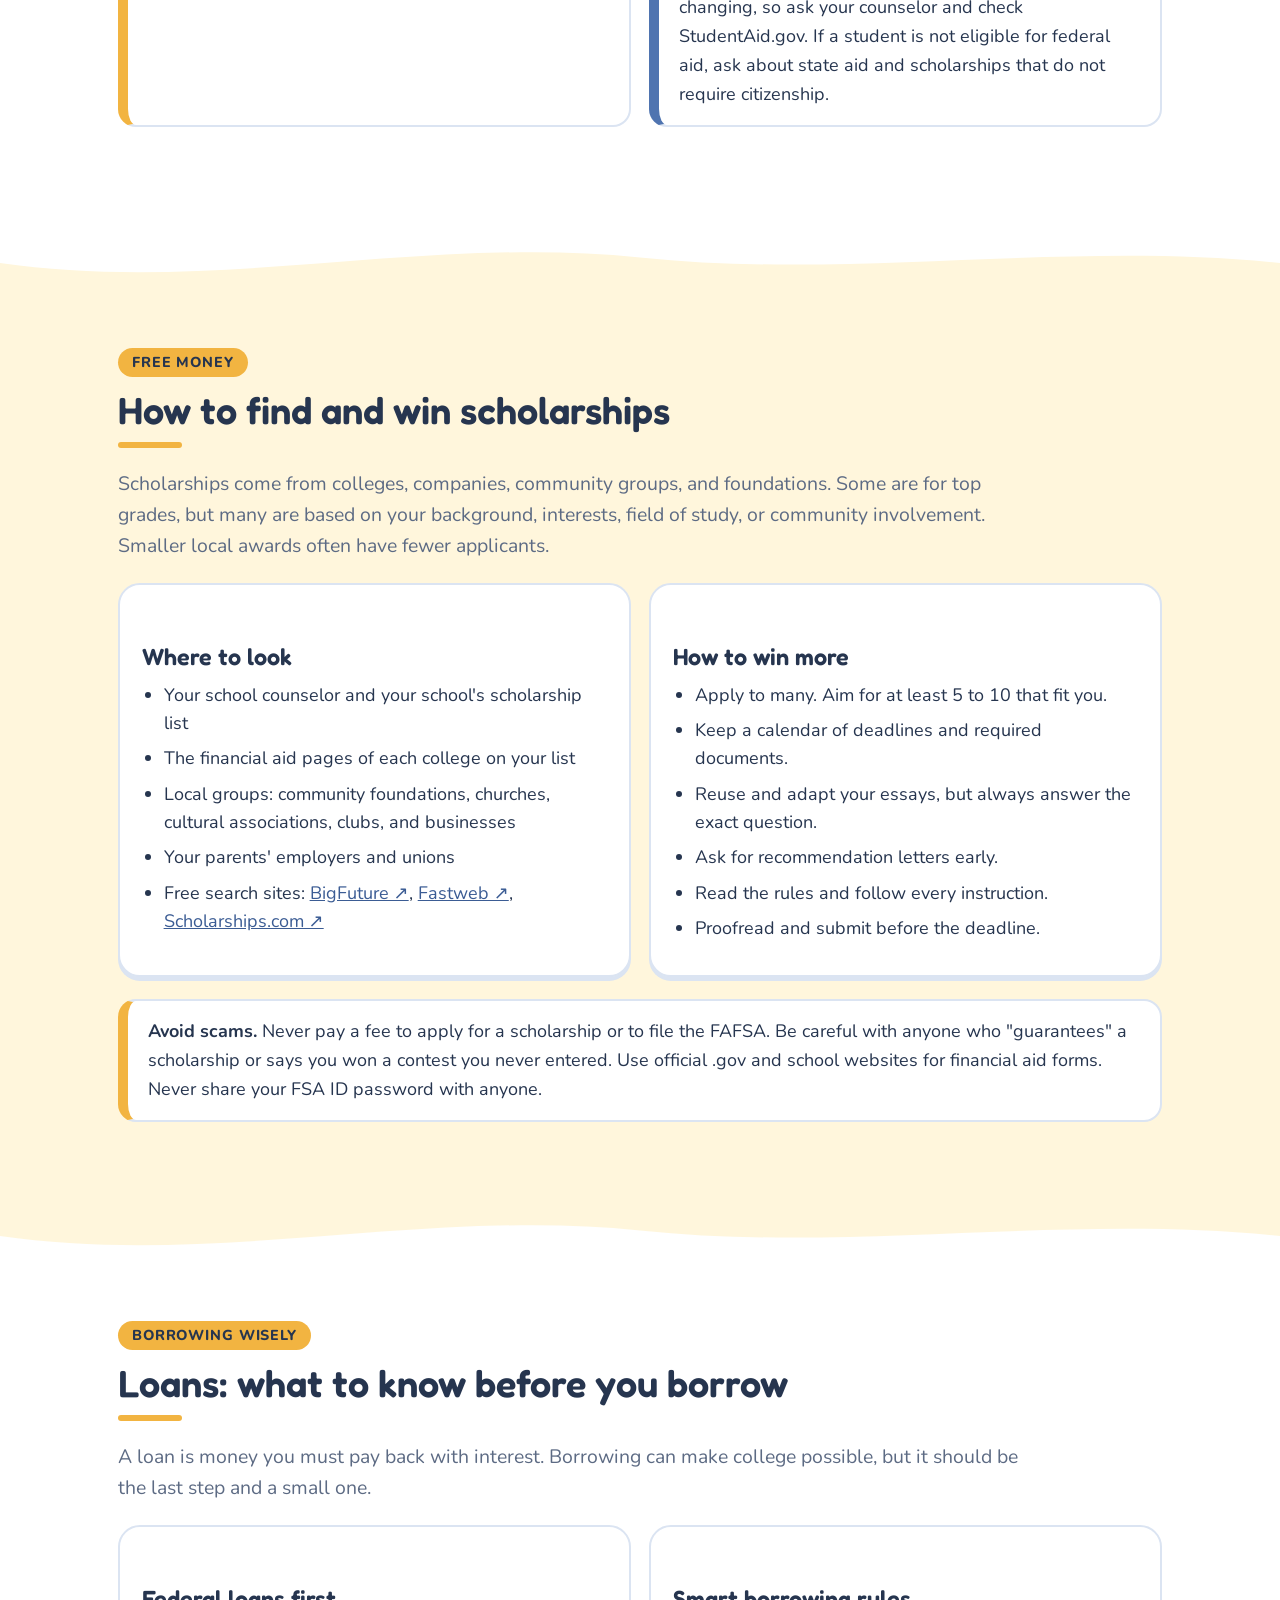
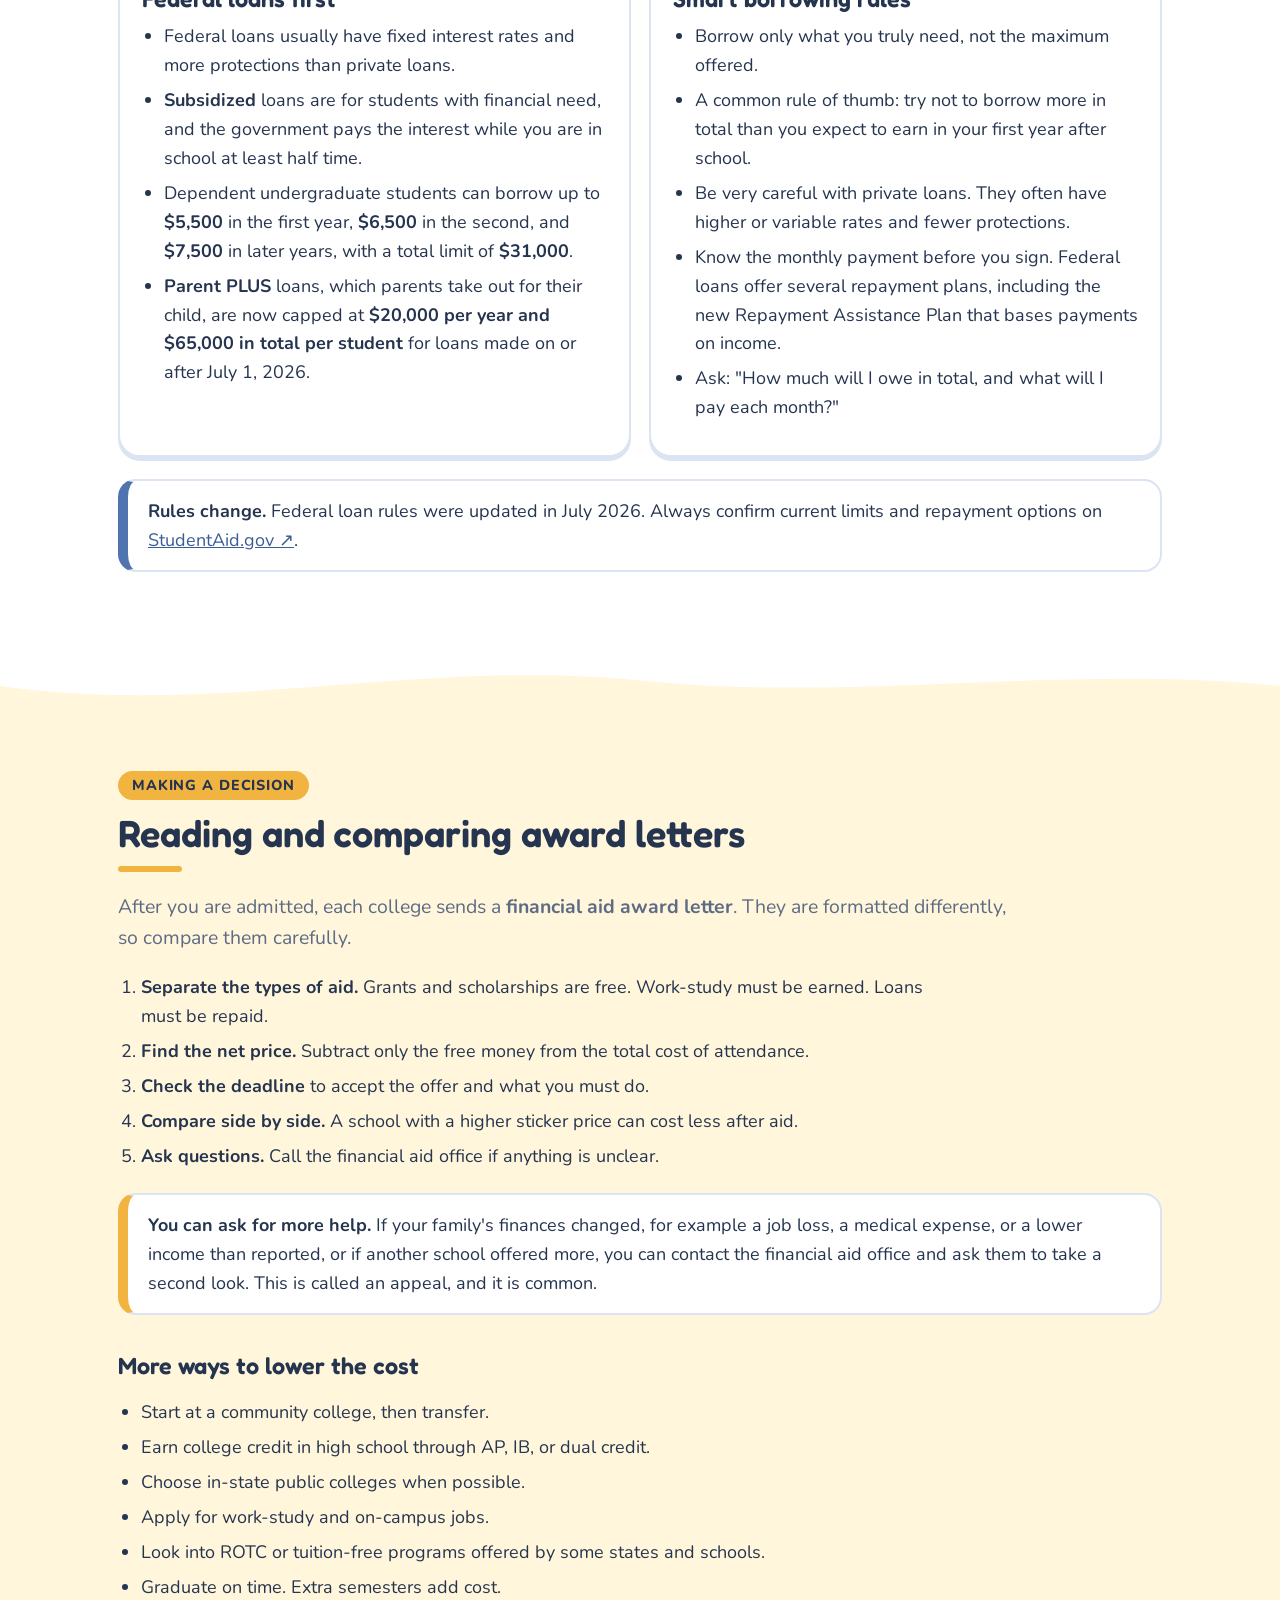
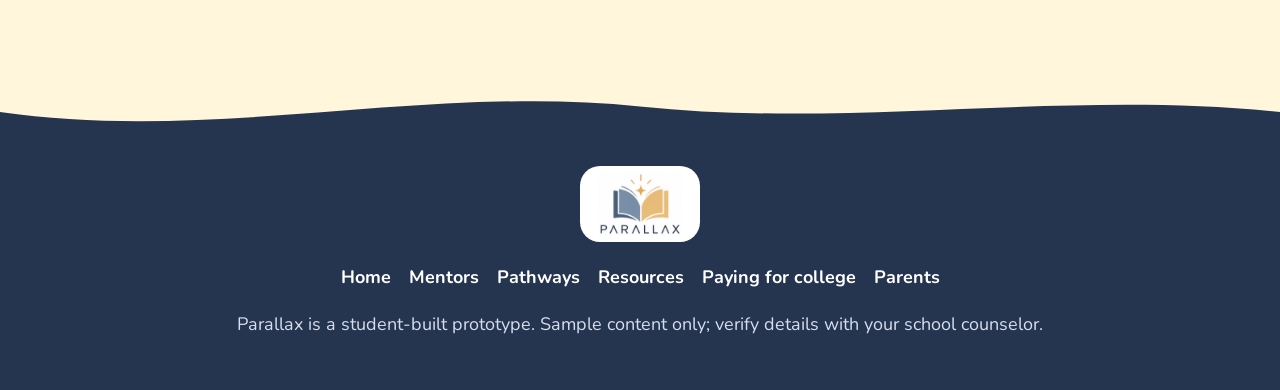
<file: money.html>
<!doctype html>
<html lang="en">
<head>
<meta charset="utf-8">
<meta name="viewport" content="width=device-width, initial-scale=1">
<title>Parallax</title>
<meta name="description" content="Free mentorship, pathway exploration, and resources for students and parents, grades 9–12. English and Spanish.">
<link rel="preconnect" href="https://fonts.googleapis.com">
<link rel="preconnect" href="https://fonts.gstatic.com" crossorigin>
<link href="https://fonts.googleapis.com/css2?family=Fredoka:wght@500;600;700&family=Nunito:wght@400;600;700;800&display=swap" rel="stylesheet">
<link rel="stylesheet" href="style.css">
</head>
<body data-page="money">
<a class="skip" href="#main" data-i18n="skip">Skip to content</a>
<div id="site-header"></div>
<main id="main">
<section class="page-hero bg-sky"><div class="wrap ph"><div class="sec-h"><span class="eyebrow" data-i18n="eb_mo"></span><h1 data-i18n="mo_h"></h1><p class="lead" data-i18n="ph_mo"></p></div><div class="ph-art" aria-hidden="true">💰</div></div></section>
<section class="bg-white"><div class="wrap prose" data-block="money.big"></div></section>
<section class="bg-butter"><div class="wrap">
  <div class="sec-h"><h2 data-i18n="types_h"></h2></div>
  <p class="lead" data-i18n="mo_p"></p>
  <div id="moneyList" style="margin-top:20px"></div>
</div></section>
<section class="bg-white"><div class="wrap prose" data-block="money.fafsa"></div></section><section class="bg-butter"><div class="wrap prose" data-block="money.scholar"></div></section><section class="bg-white"><div class="wrap prose" data-block="money.loans"></div></section><section class="bg-butter"><div class="wrap prose" data-block="money.award"></div></section>
</main>
<div id="site-footer"></div>
<script src="content.js"></script>
<script src="site.js"></script>
</body>
</html>
</file>
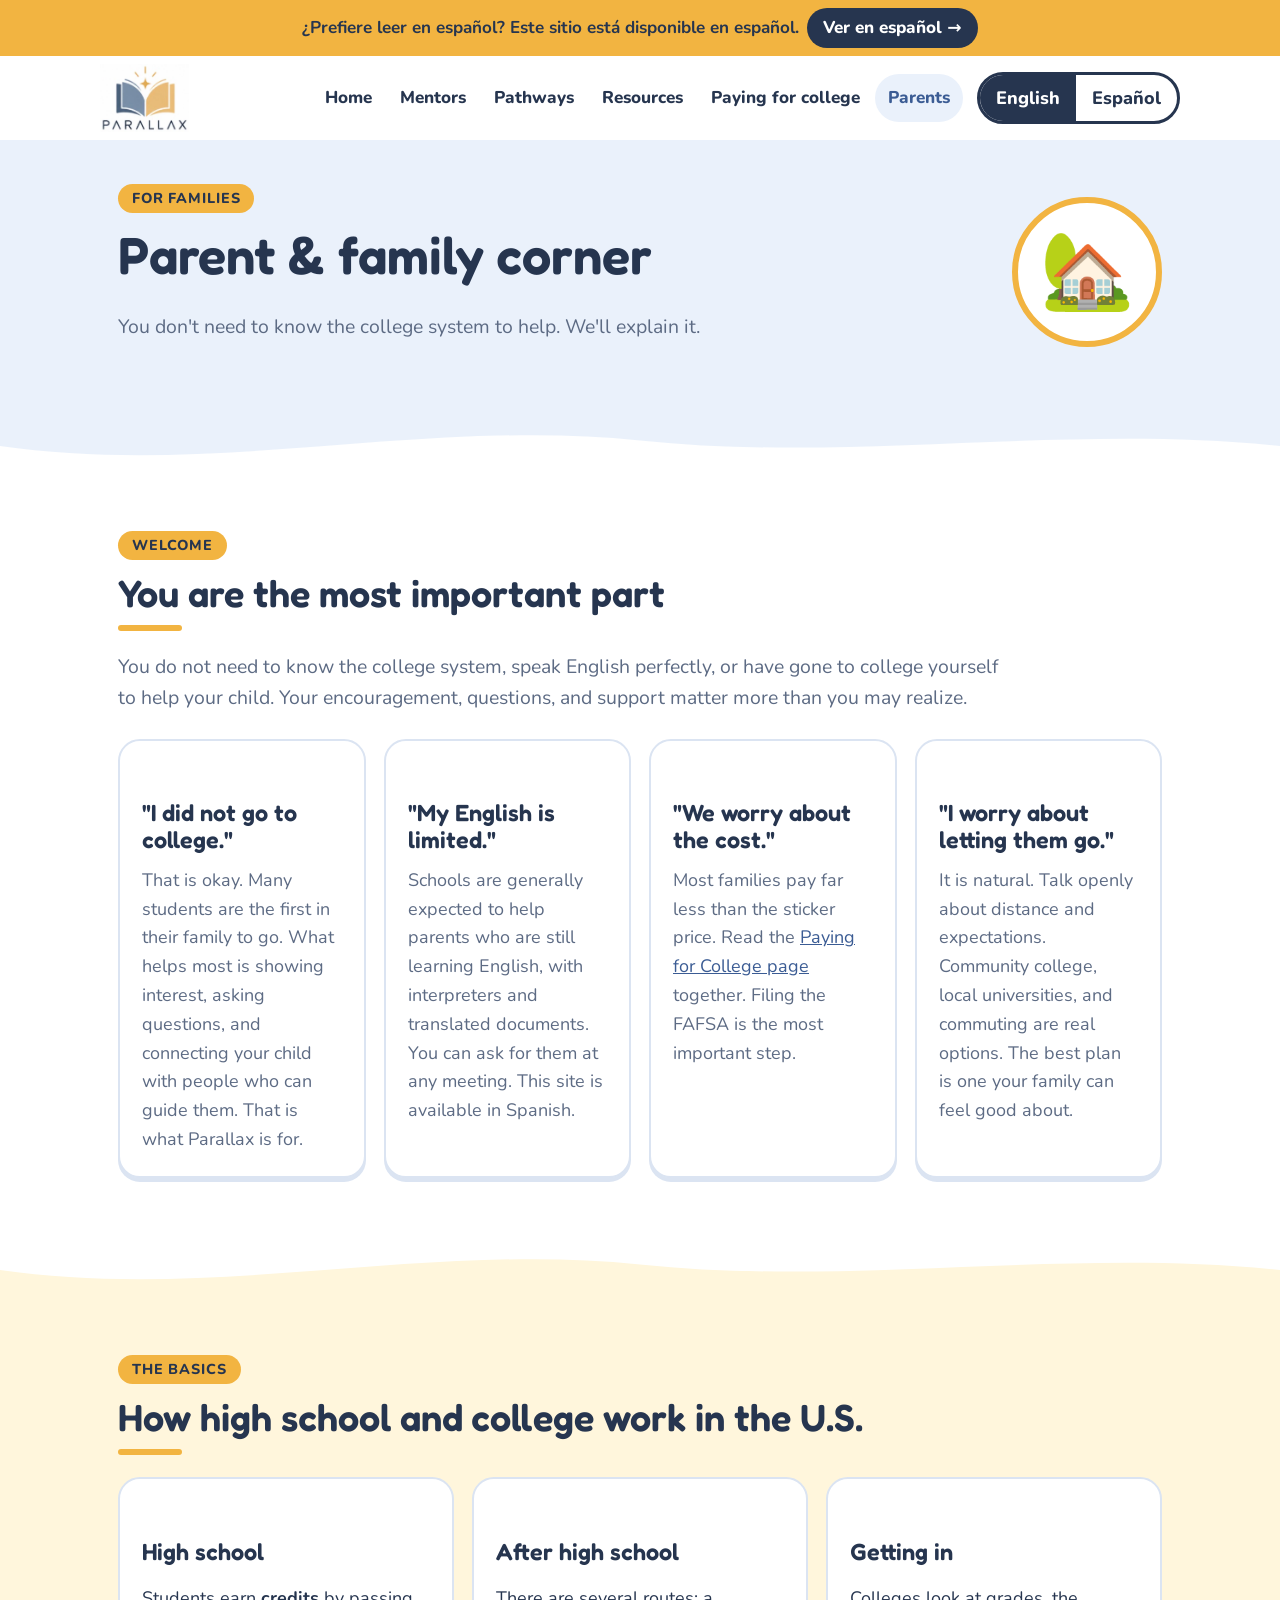
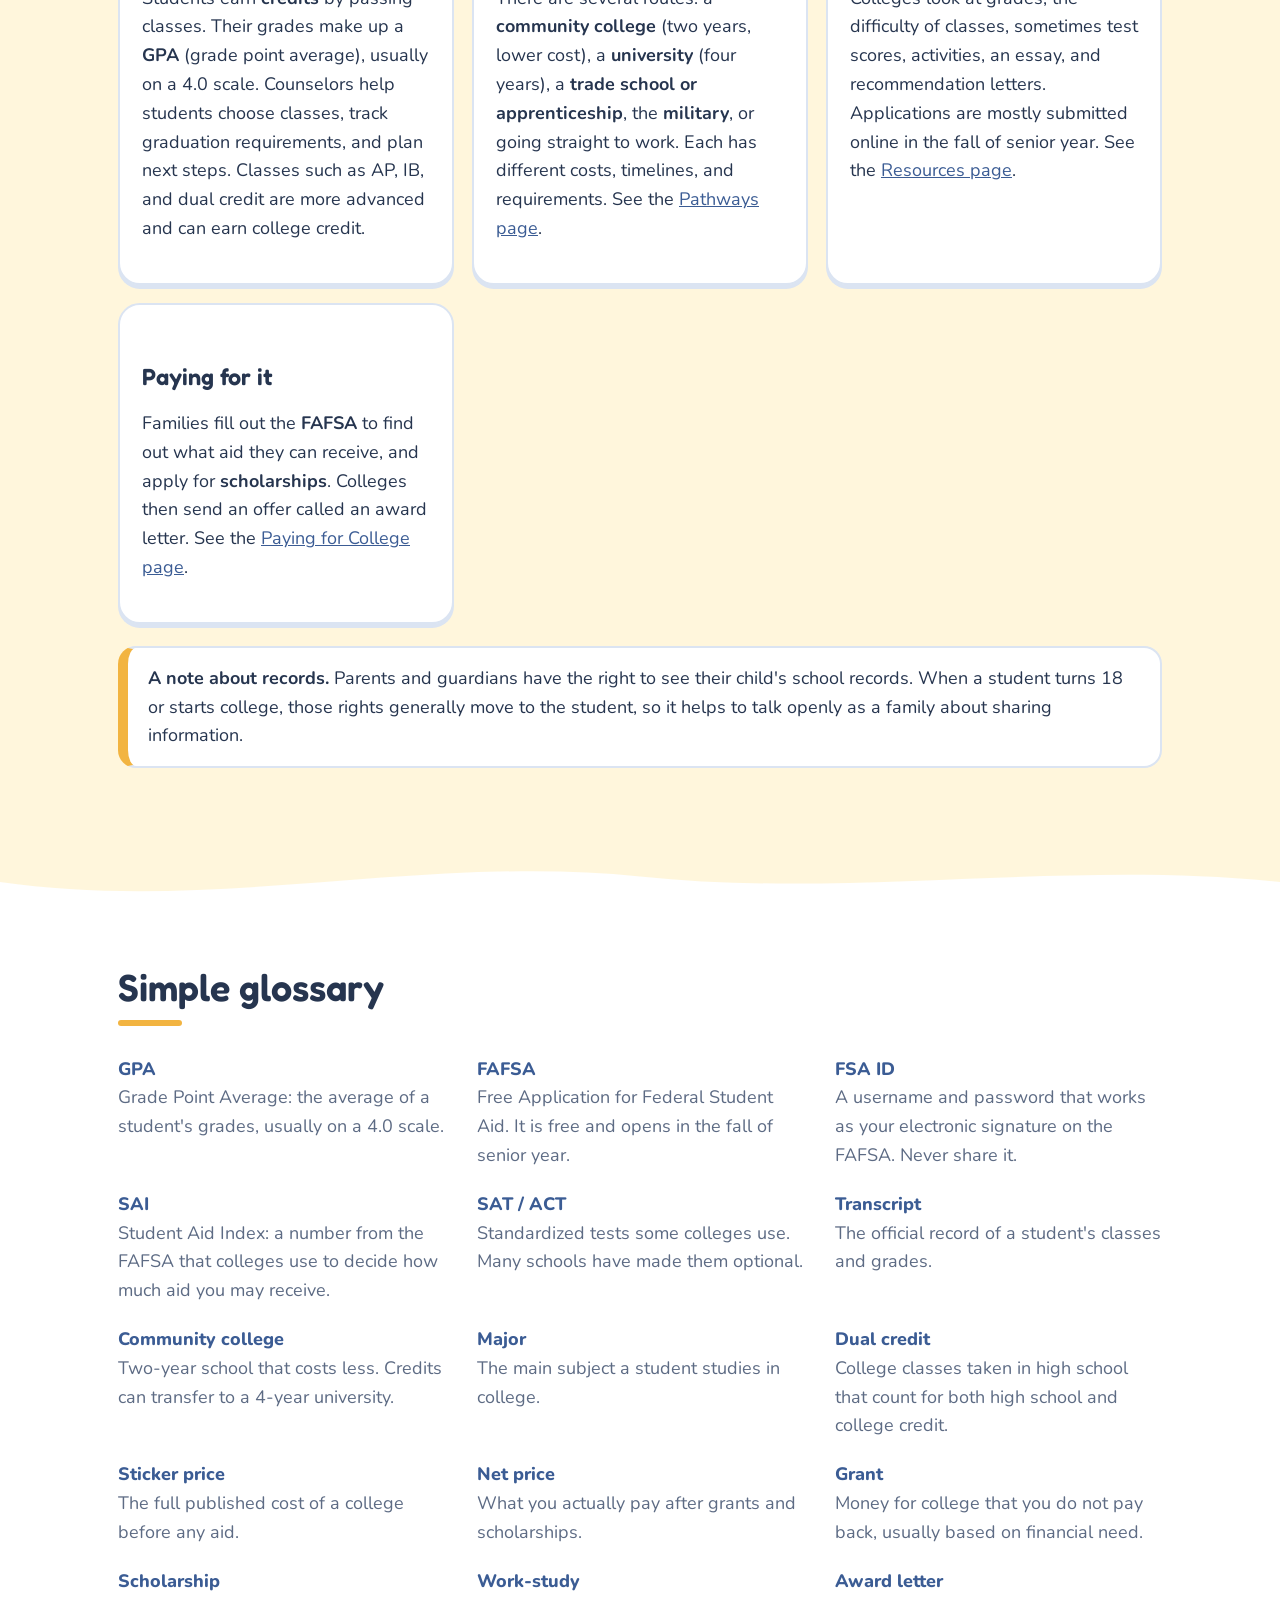
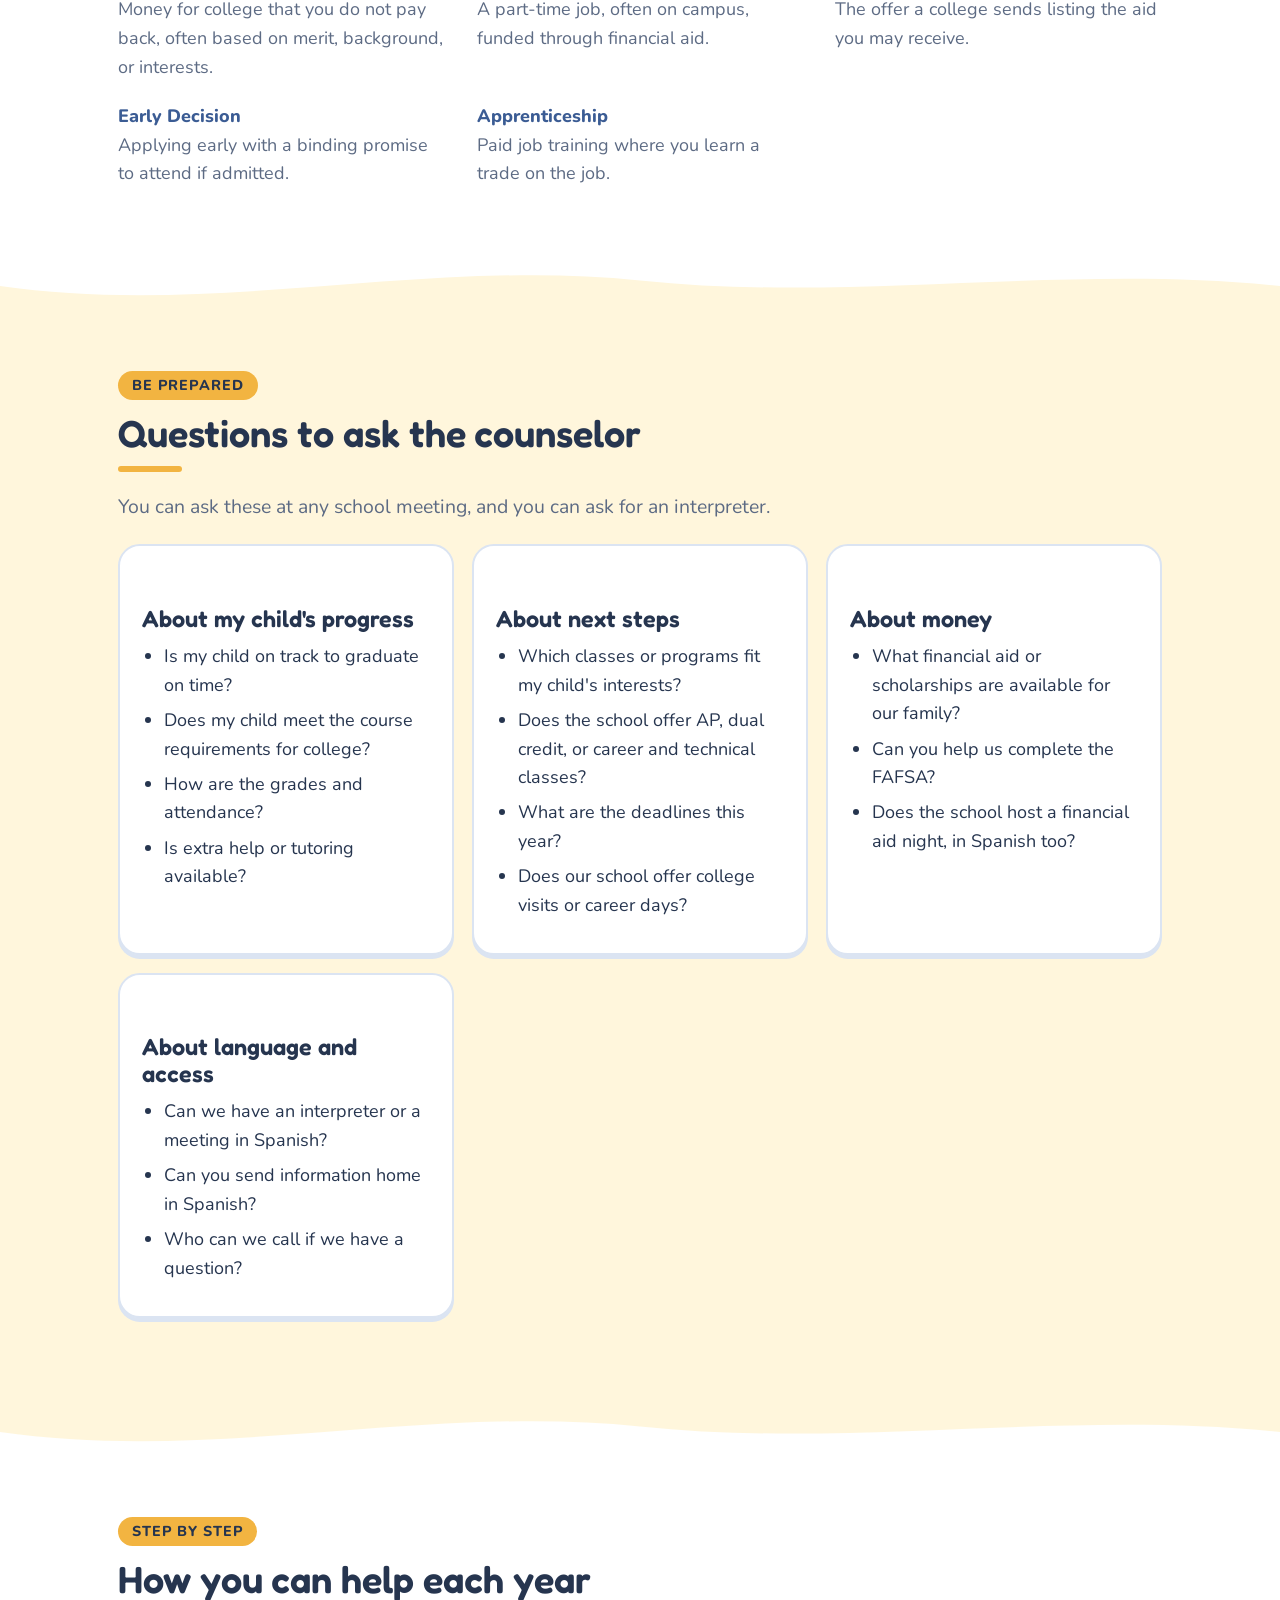
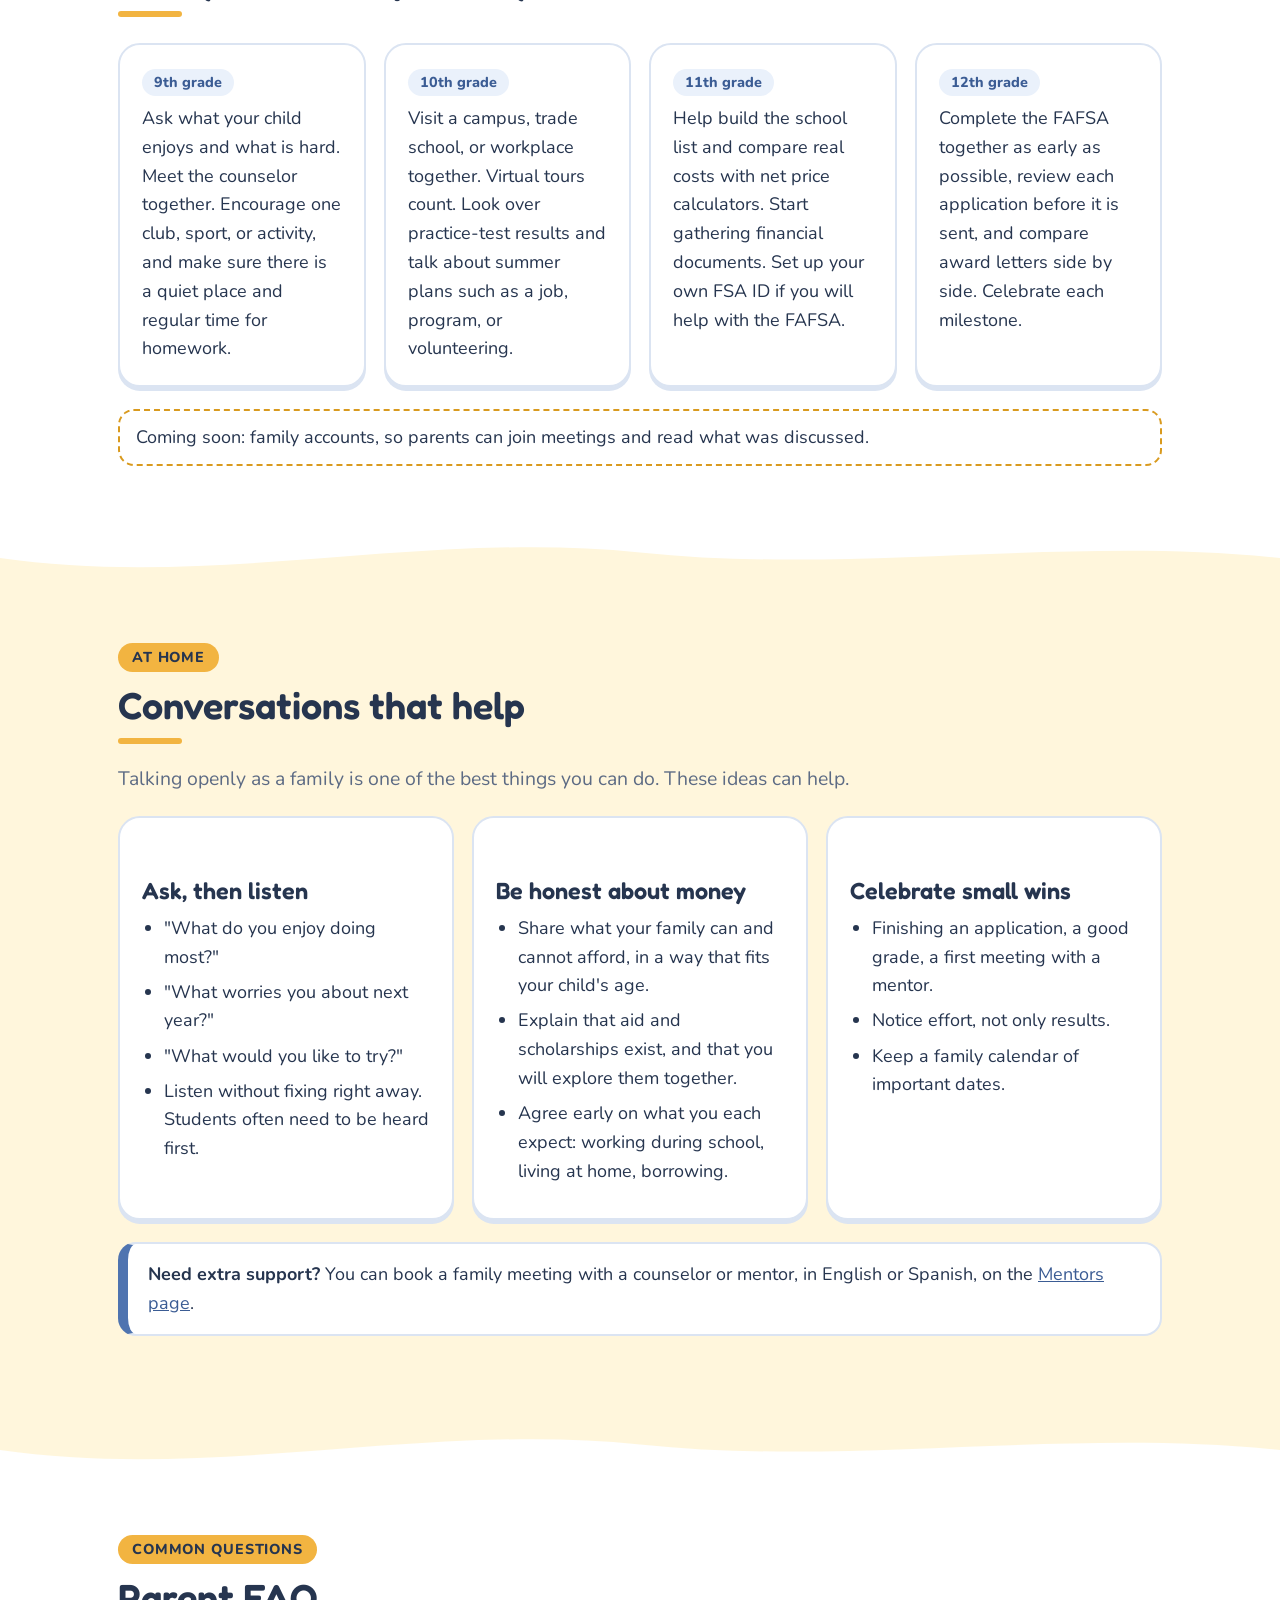
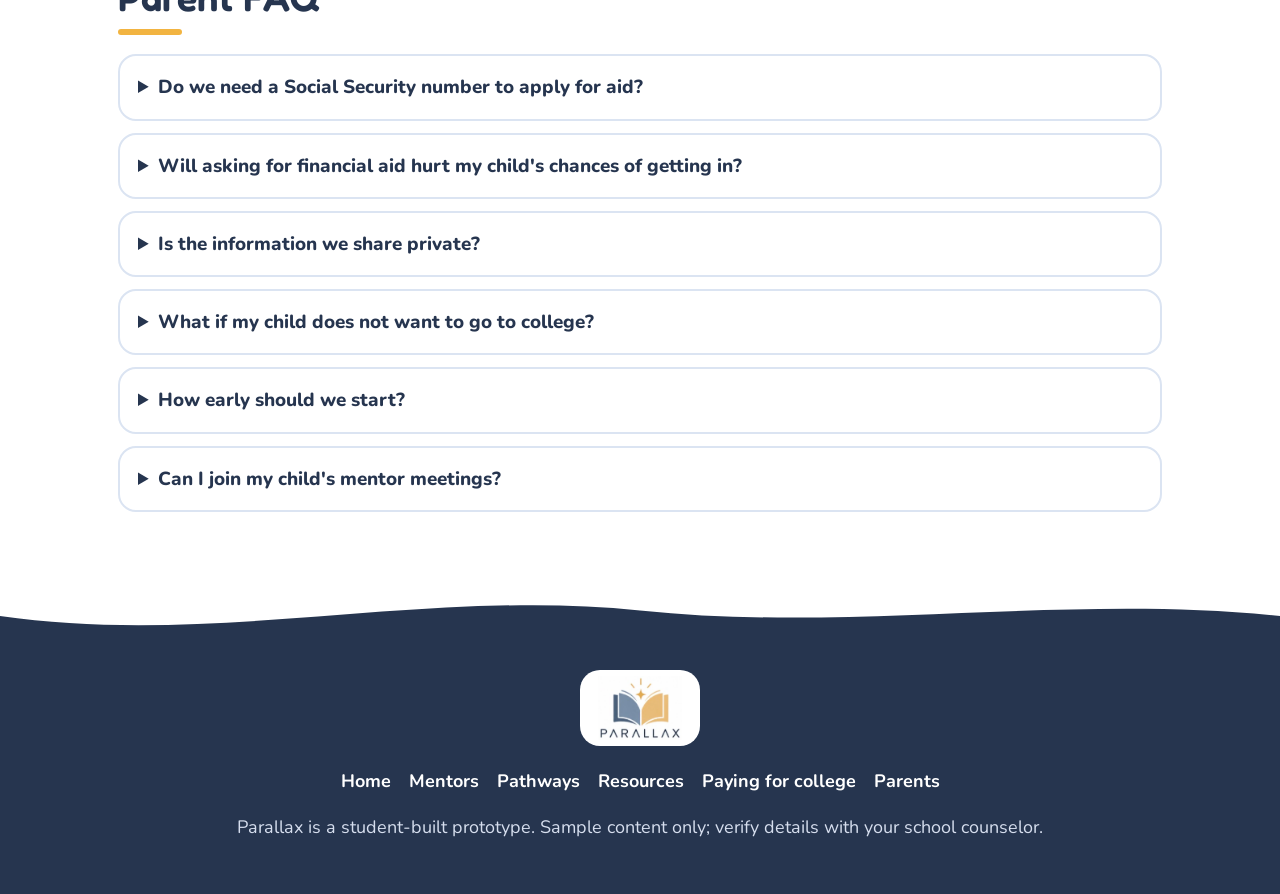
<file: parents.html>
<!doctype html>
<html lang="en">
<head>
<meta charset="utf-8">
<meta name="viewport" content="width=device-width, initial-scale=1">
<title>Parallax</title>
<meta name="description" content="Free mentorship, pathway exploration, and resources for students and parents, grades 9–12. English and Spanish.">
<link rel="preconnect" href="https://fonts.googleapis.com">
<link rel="preconnect" href="https://fonts.gstatic.com" crossorigin>
<link href="https://fonts.googleapis.com/css2?family=Fredoka:wght@500;600;700&family=Nunito:wght@400;600;700;800&display=swap" rel="stylesheet">
<link rel="stylesheet" href="style.css">
</head>
<body data-page="parents">
<a class="skip" href="#main" data-i18n="skip">Skip to content</a>
<div id="site-header"></div>
<main id="main">
<section class="page-hero bg-sky"><div class="wrap ph"><div class="sec-h"><span class="eyebrow" data-i18n="eb_pa"></span><h1 data-i18n="pa_h"></h1><p class="lead" data-i18n="ph_pa"></p></div><div class="ph-art" aria-hidden="true">🏡</div></div></section>
<section class="bg-white"><div class="wrap prose" data-block="parents.welcome"></div></section><section class="bg-butter"><div class="wrap prose" data-block="parents.system"></div></section>
<section class="bg-white"><div class="wrap">
  <div class="sec-h"><h2 data-i18n="gl_h"></h2></div>
  <dl id="glossary"></dl>
</div></section>
<section class="bg-butter"><div class="wrap prose" data-block="parents.questions"></div></section>
<section class="bg-white"><div class="wrap">
  <div class="sec-h"><span class="eyebrow" data-i18n="help_eb"></span><h2 data-i18n="help_h"></h2></div>
  <div class="grid" id="helpList"></div>
  <div class="note" data-i18n="pa_acct"></div>
</div></section>
<section class="bg-butter"><div class="wrap prose" data-block="parents.talk"></div></section><section class="bg-white"><div class="wrap prose" data-block="parents.faq"></div></section>
</main>
<div id="site-footer"></div>
<script src="content.js"></script>
<script src="site.js"></script>
</body>
</html>
</file>
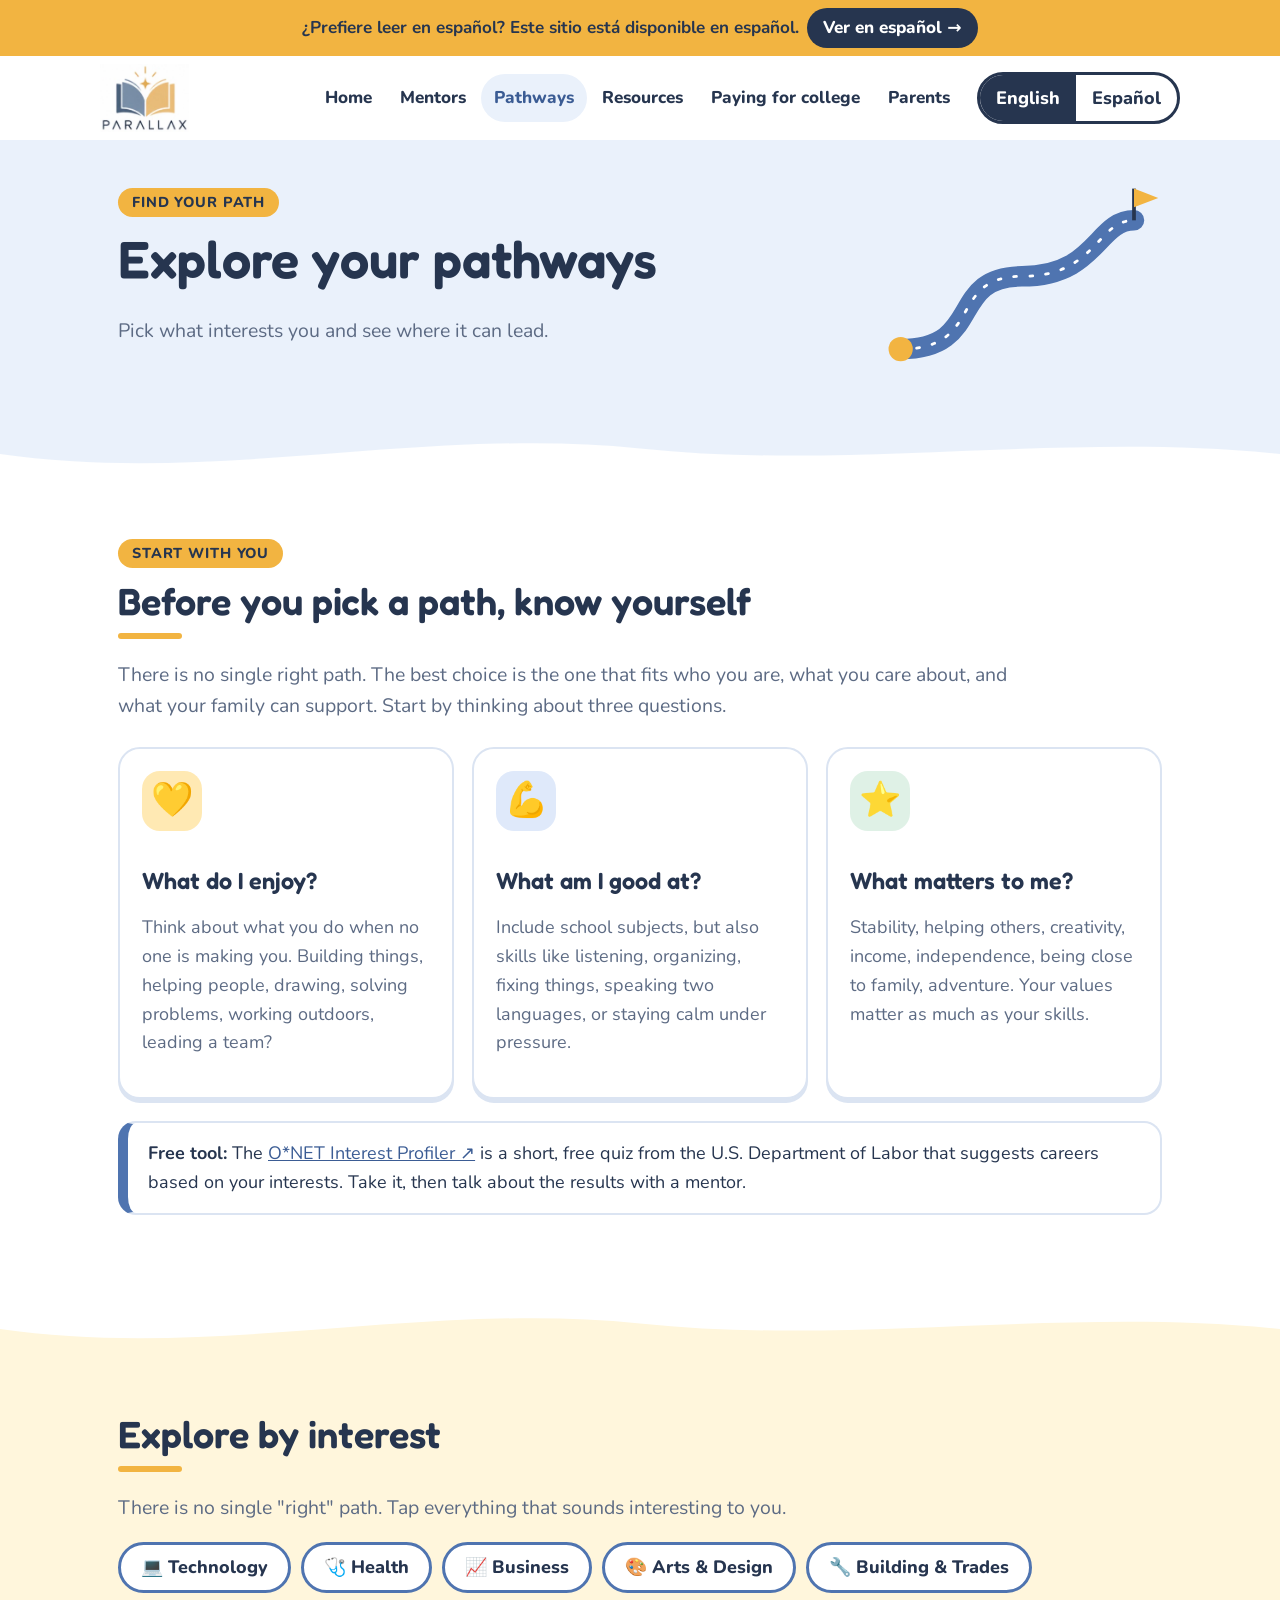
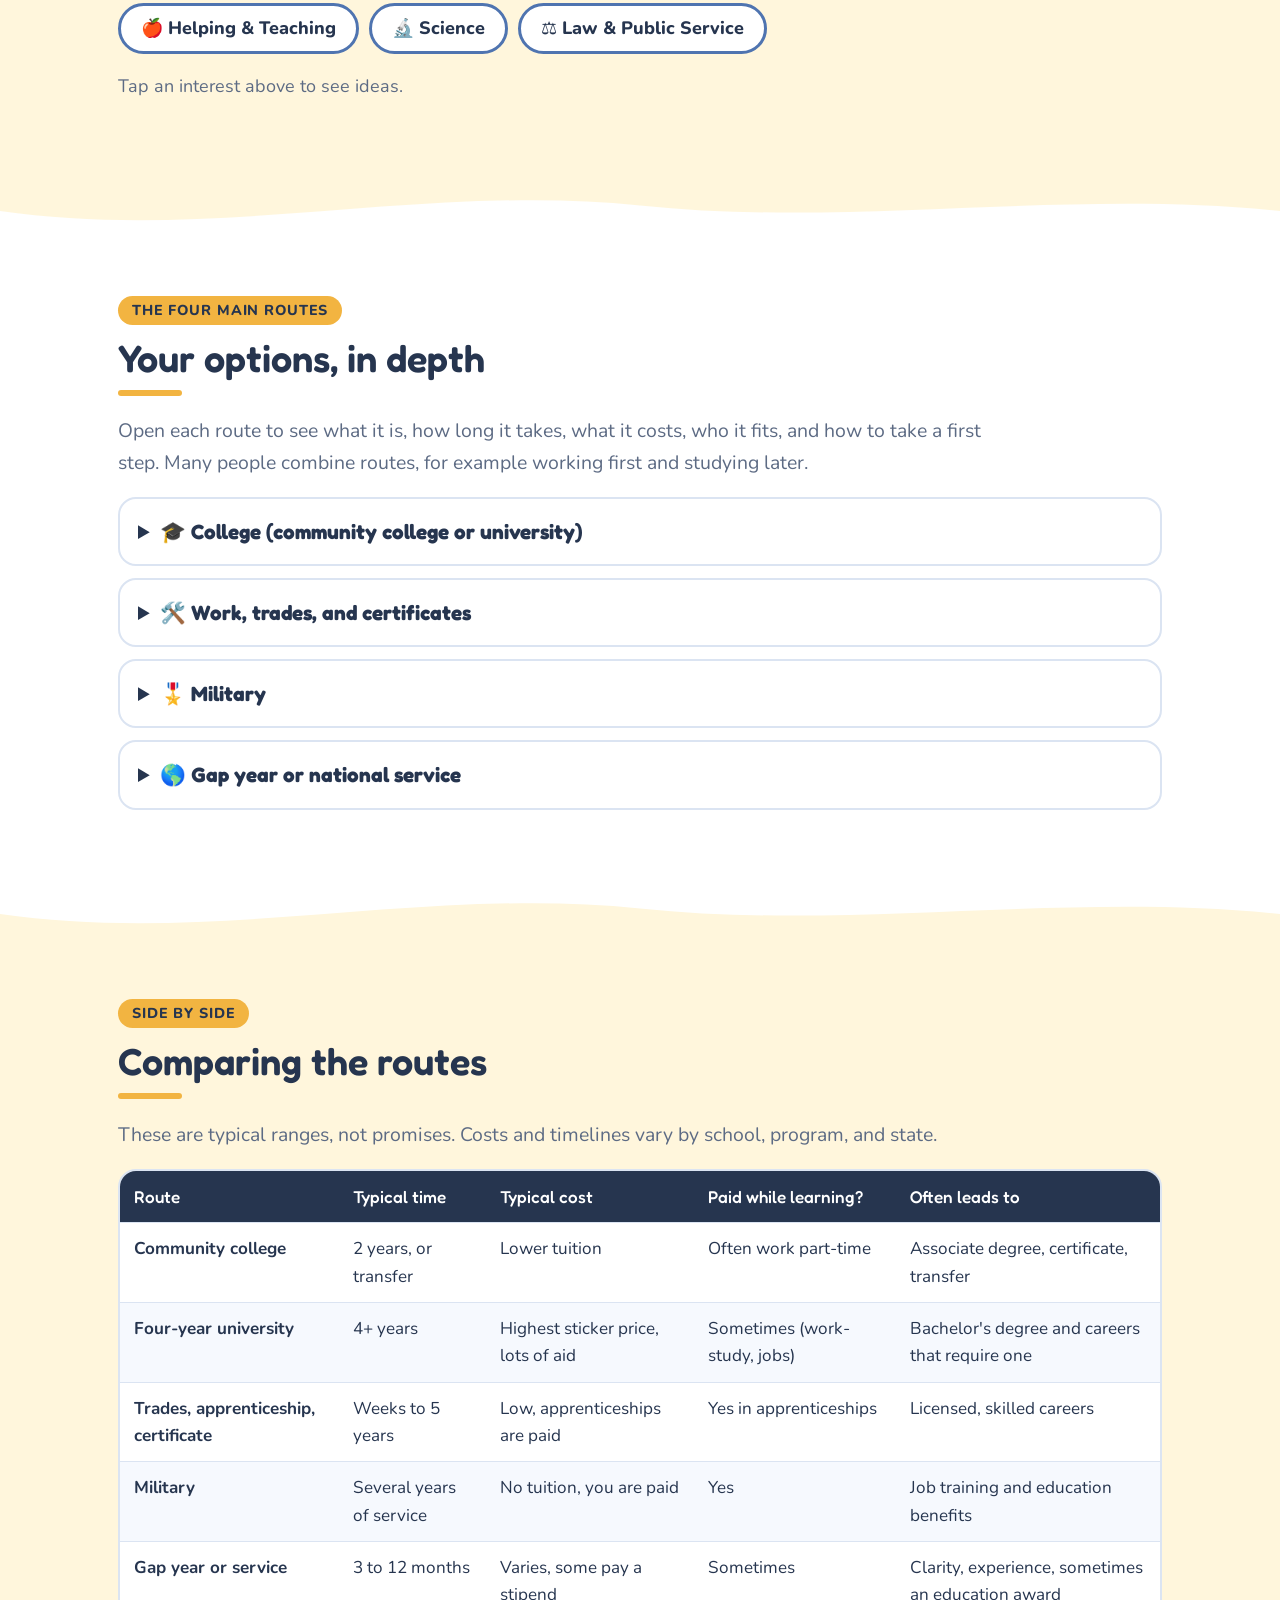
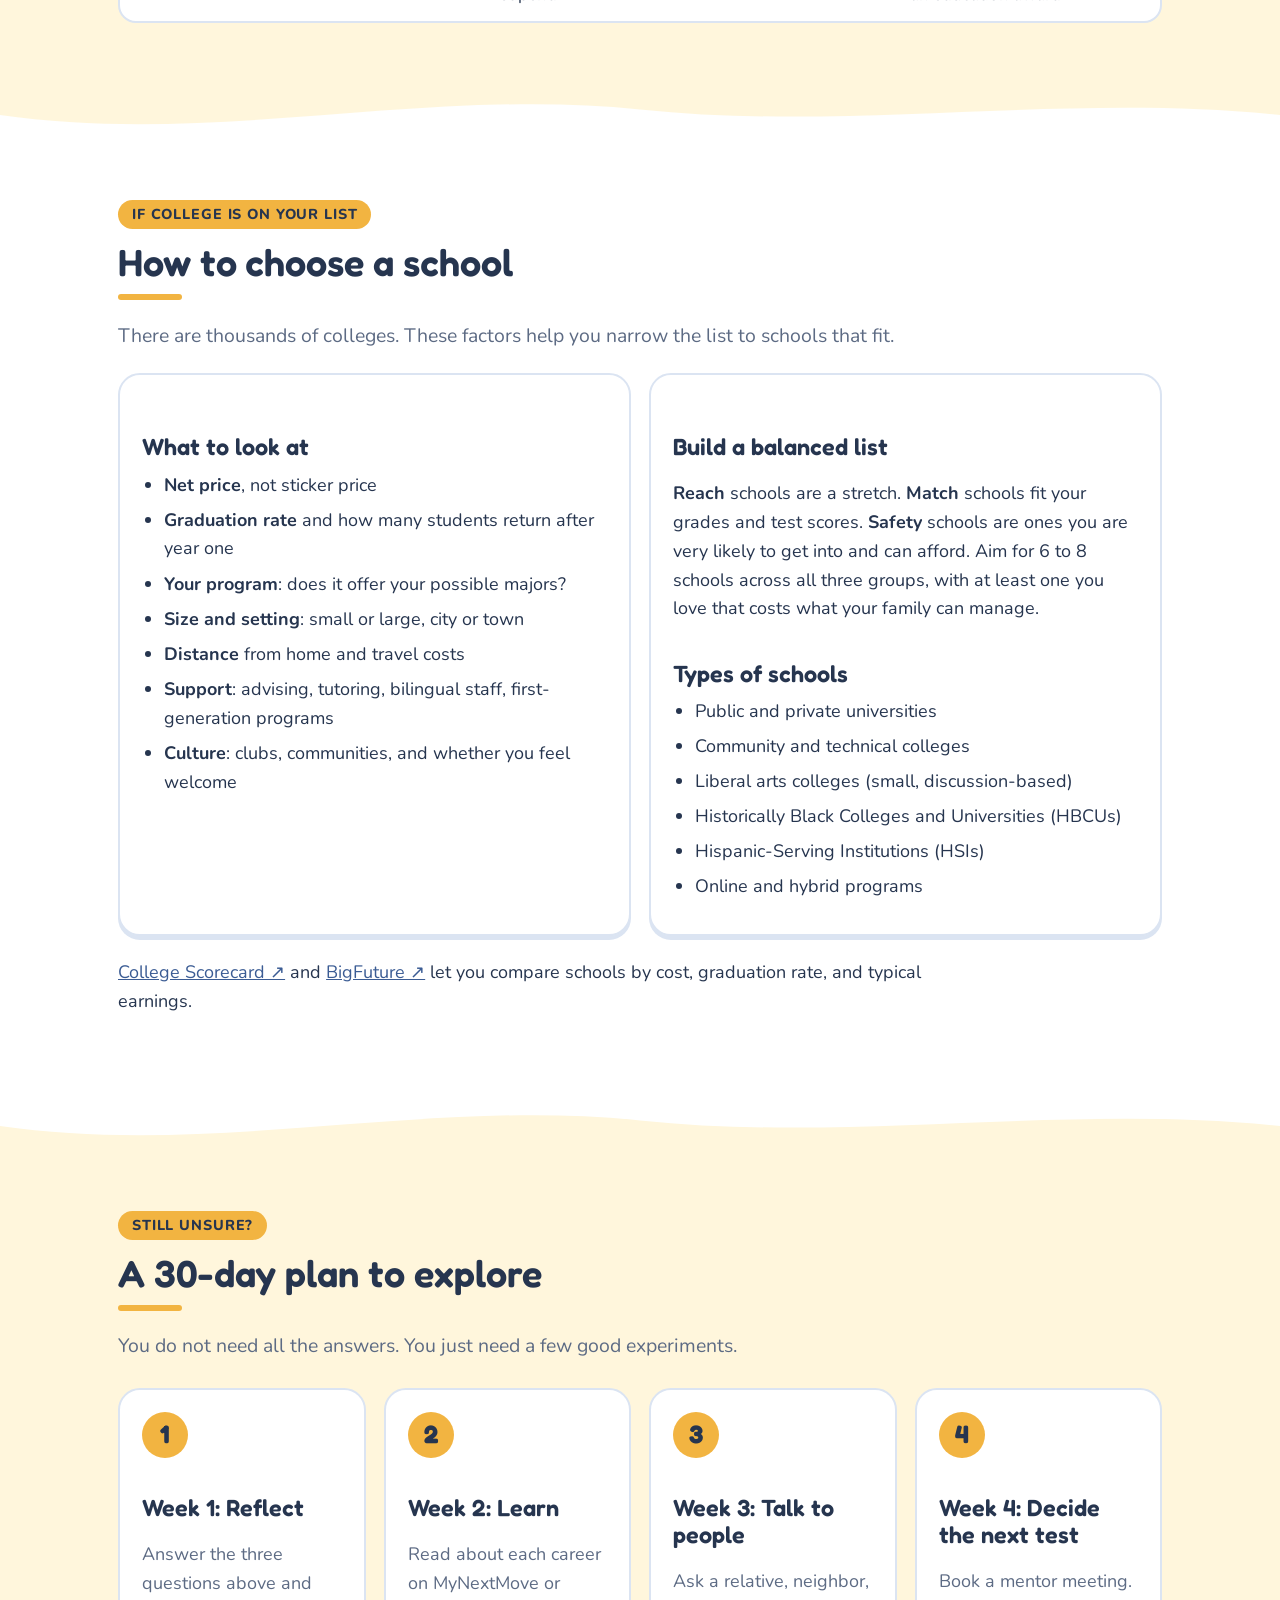
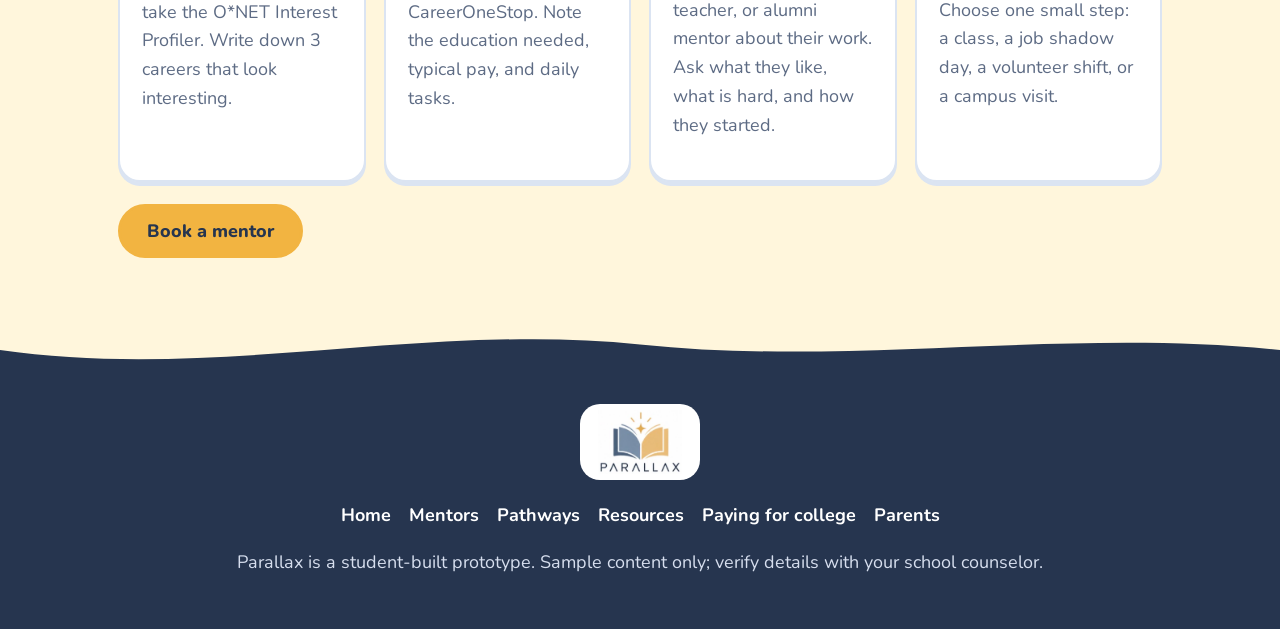
<file: pathways.html>
<!doctype html>
<html lang="en">
<head>
<meta charset="utf-8">
<meta name="viewport" content="width=device-width, initial-scale=1">
<title>Parallax</title>
<meta name="description" content="Free mentorship, pathway exploration, and resources for students and parents, grades 9–12. English and Spanish.">
<link rel="preconnect" href="https://fonts.googleapis.com">
<link rel="preconnect" href="https://fonts.gstatic.com" crossorigin>
<link href="https://fonts.googleapis.com/css2?family=Fredoka:wght@500;600;700&family=Nunito:wght@400;600;700;800&display=swap" rel="stylesheet">
<link rel="stylesheet" href="style.css">
</head>
<body data-page="pathways">
<a class="skip" href="#main" data-i18n="skip">Skip to content</a>
<div id="site-header"></div>
<main id="main">
<section class="page-hero bg-sky"><div class="wrap ph"><div class="sec-h"><span class="eyebrow" data-i18n="eb_p"></span><h1 data-i18n="p_h"></h1><p class="lead" data-i18n="ph_p"></p></div><svg class="ph-svg" viewBox="0 0 300 200" role="img" aria-label="A winding road to a flag"><path d="M20,178 C110,178 70,100 150,100 S230,40 270,40" stroke="#4f74b0" stroke-width="22" fill="none" stroke-linecap="round"/><path d="M20,178 C110,178 70,100 150,100 S230,40 270,40" stroke="#fff" stroke-width="3" stroke-dasharray="3 14" fill="none" stroke-linecap="round"/><circle cx="20" cy="178" r="13" fill="#f2b441"/><line x1="270" y1="40" x2="270" y2="6" stroke="#26354f" stroke-width="4"/><path d="M270,6 L296,16 L270,26 Z" fill="#f2b441"/></svg></div></section>
<section class="bg-white"><div class="wrap prose" data-block="pathways.intro"></div></section>
<section class="bg-butter"><div class="wrap">
  <div class="sec-h"><h2 data-i18n="expl_h"></h2></div>
  <p class="lead" data-i18n="p_p"></p>
  <div class="chips" id="interestChips" role="group" aria-label="Interests"></div>
  <div id="pathResults" aria-live="polite"></div>
</div></section>
<section class="bg-white"><div class="wrap prose" data-block="pathways.routes"></div></section><section class="bg-butter"><div class="wrap prose" data-block="pathways.compare"></div></section><section class="bg-white"><div class="wrap prose" data-block="pathways.college"></div></section><section class="bg-butter"><div class="wrap prose" data-block="pathways.plan"></div></section>
</main>
<div id="site-footer"></div>
<script src="content.js"></script>
<script src="site.js"></script>
</body>
</html>
</file>
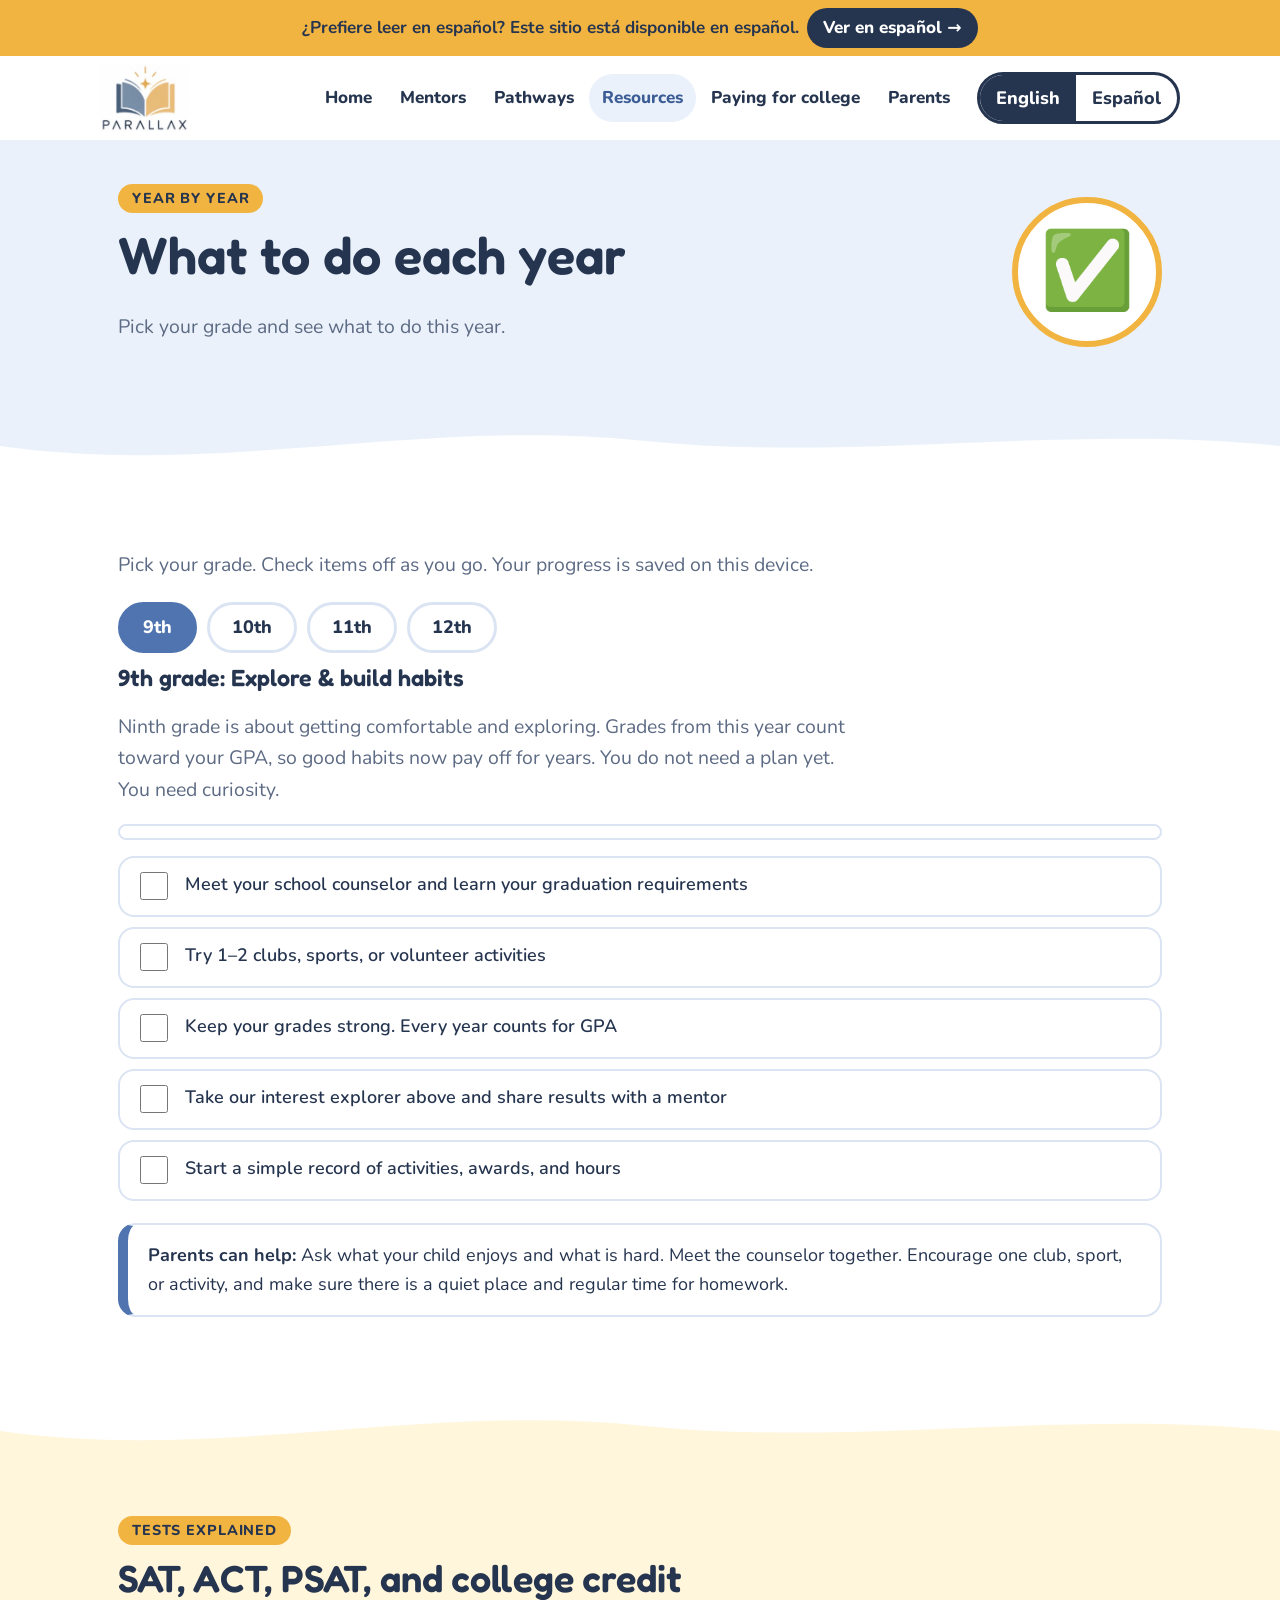
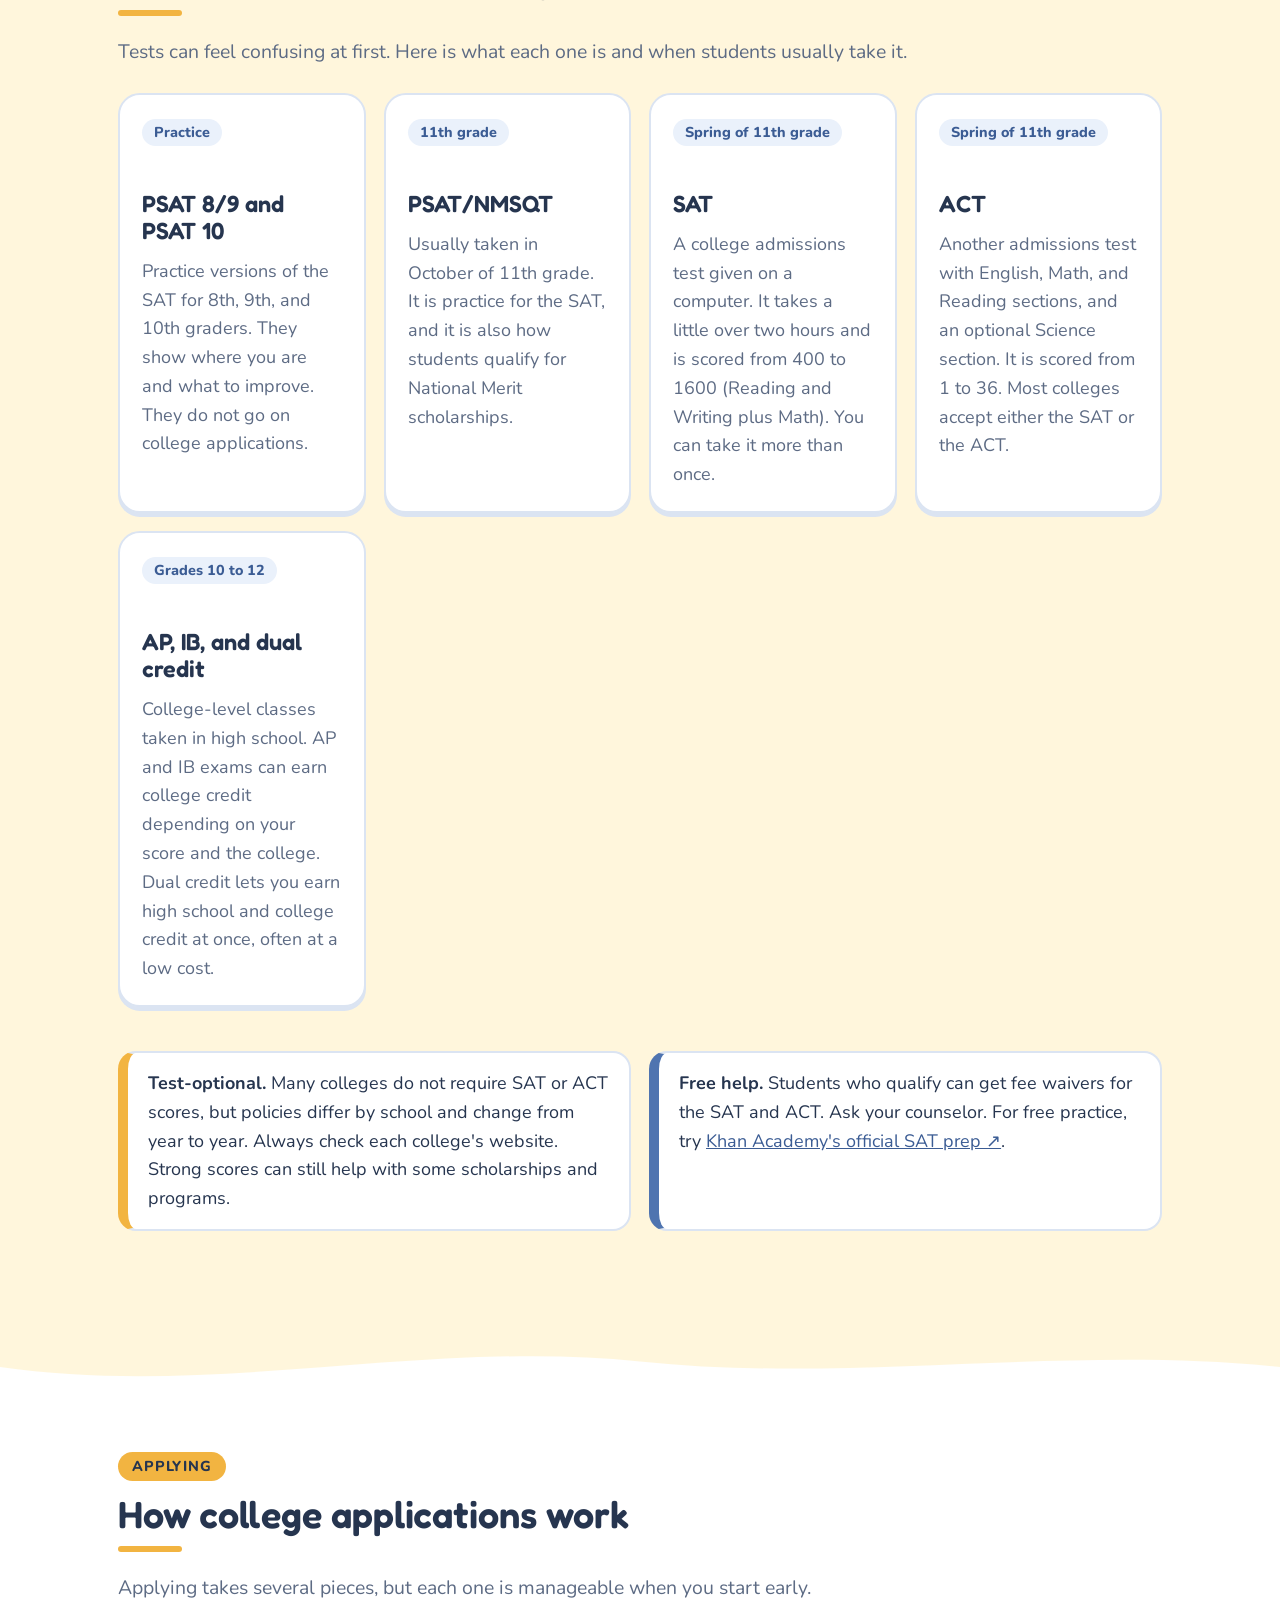
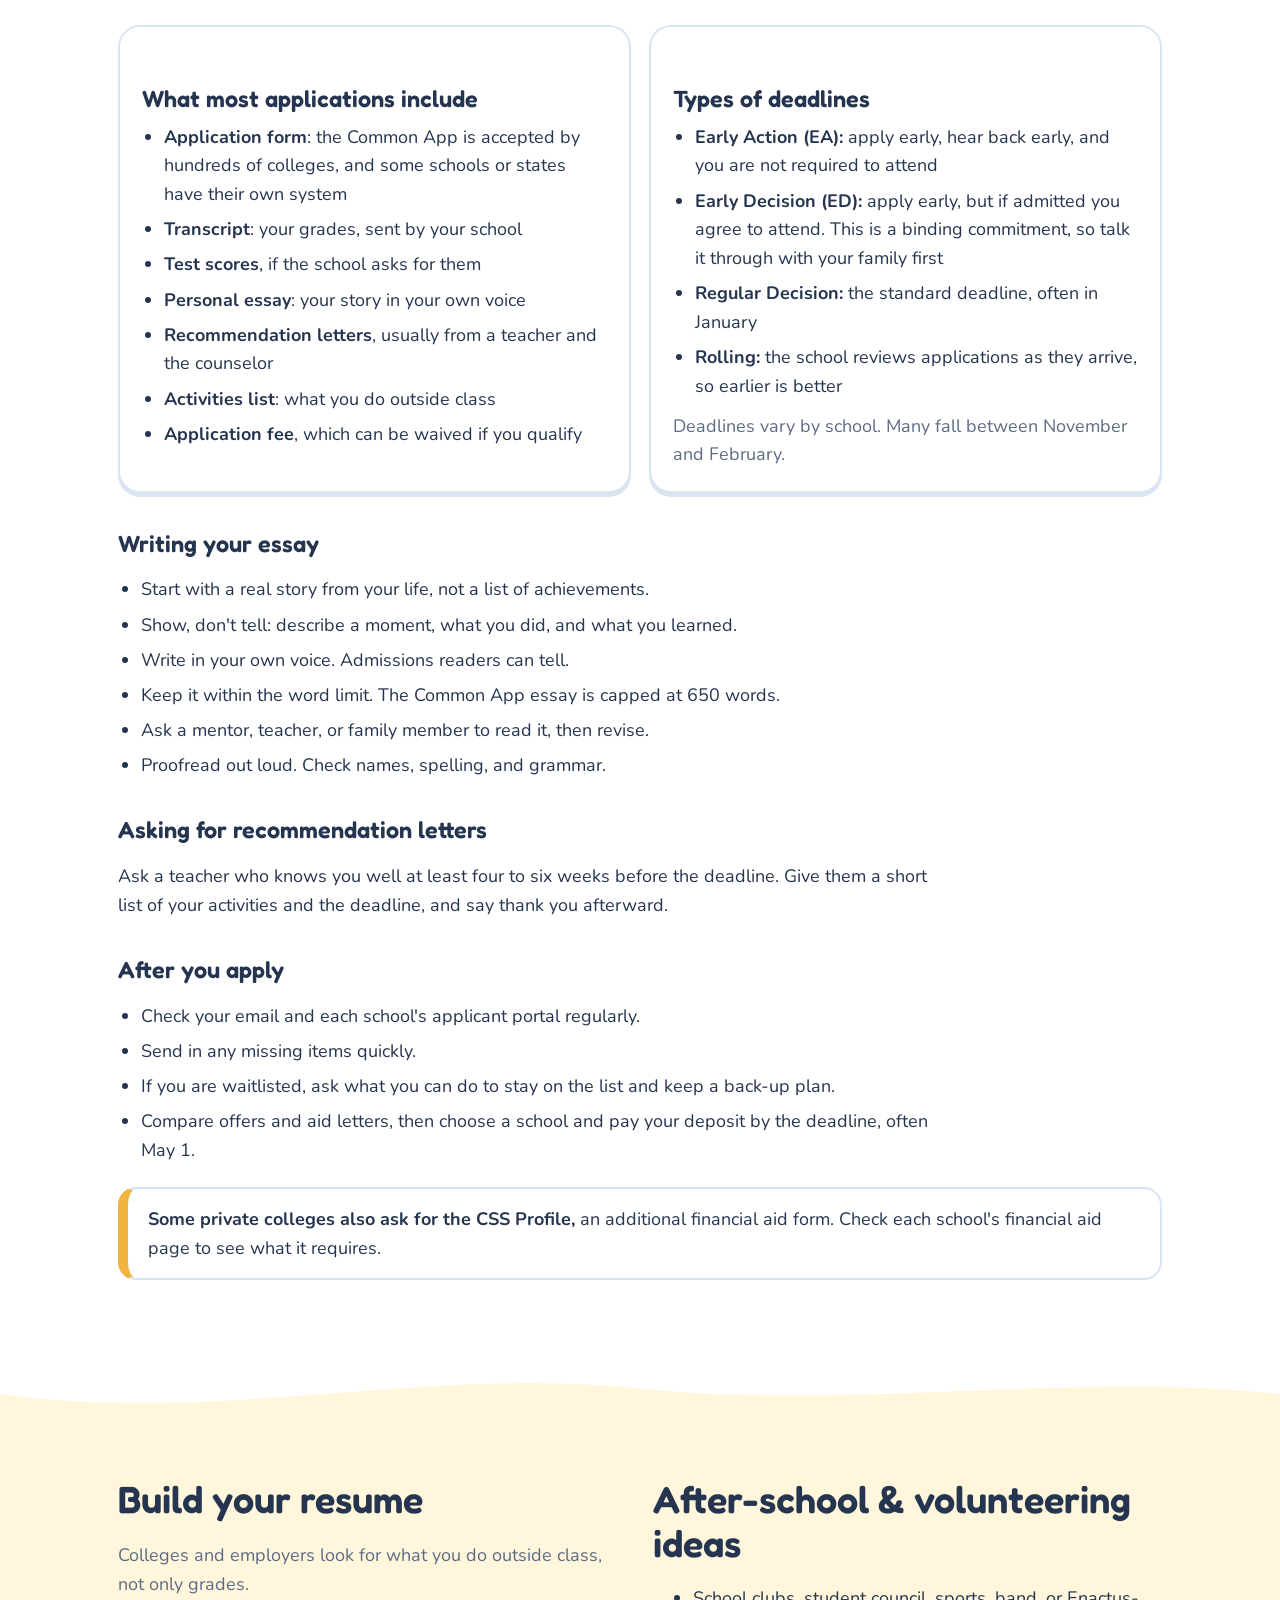
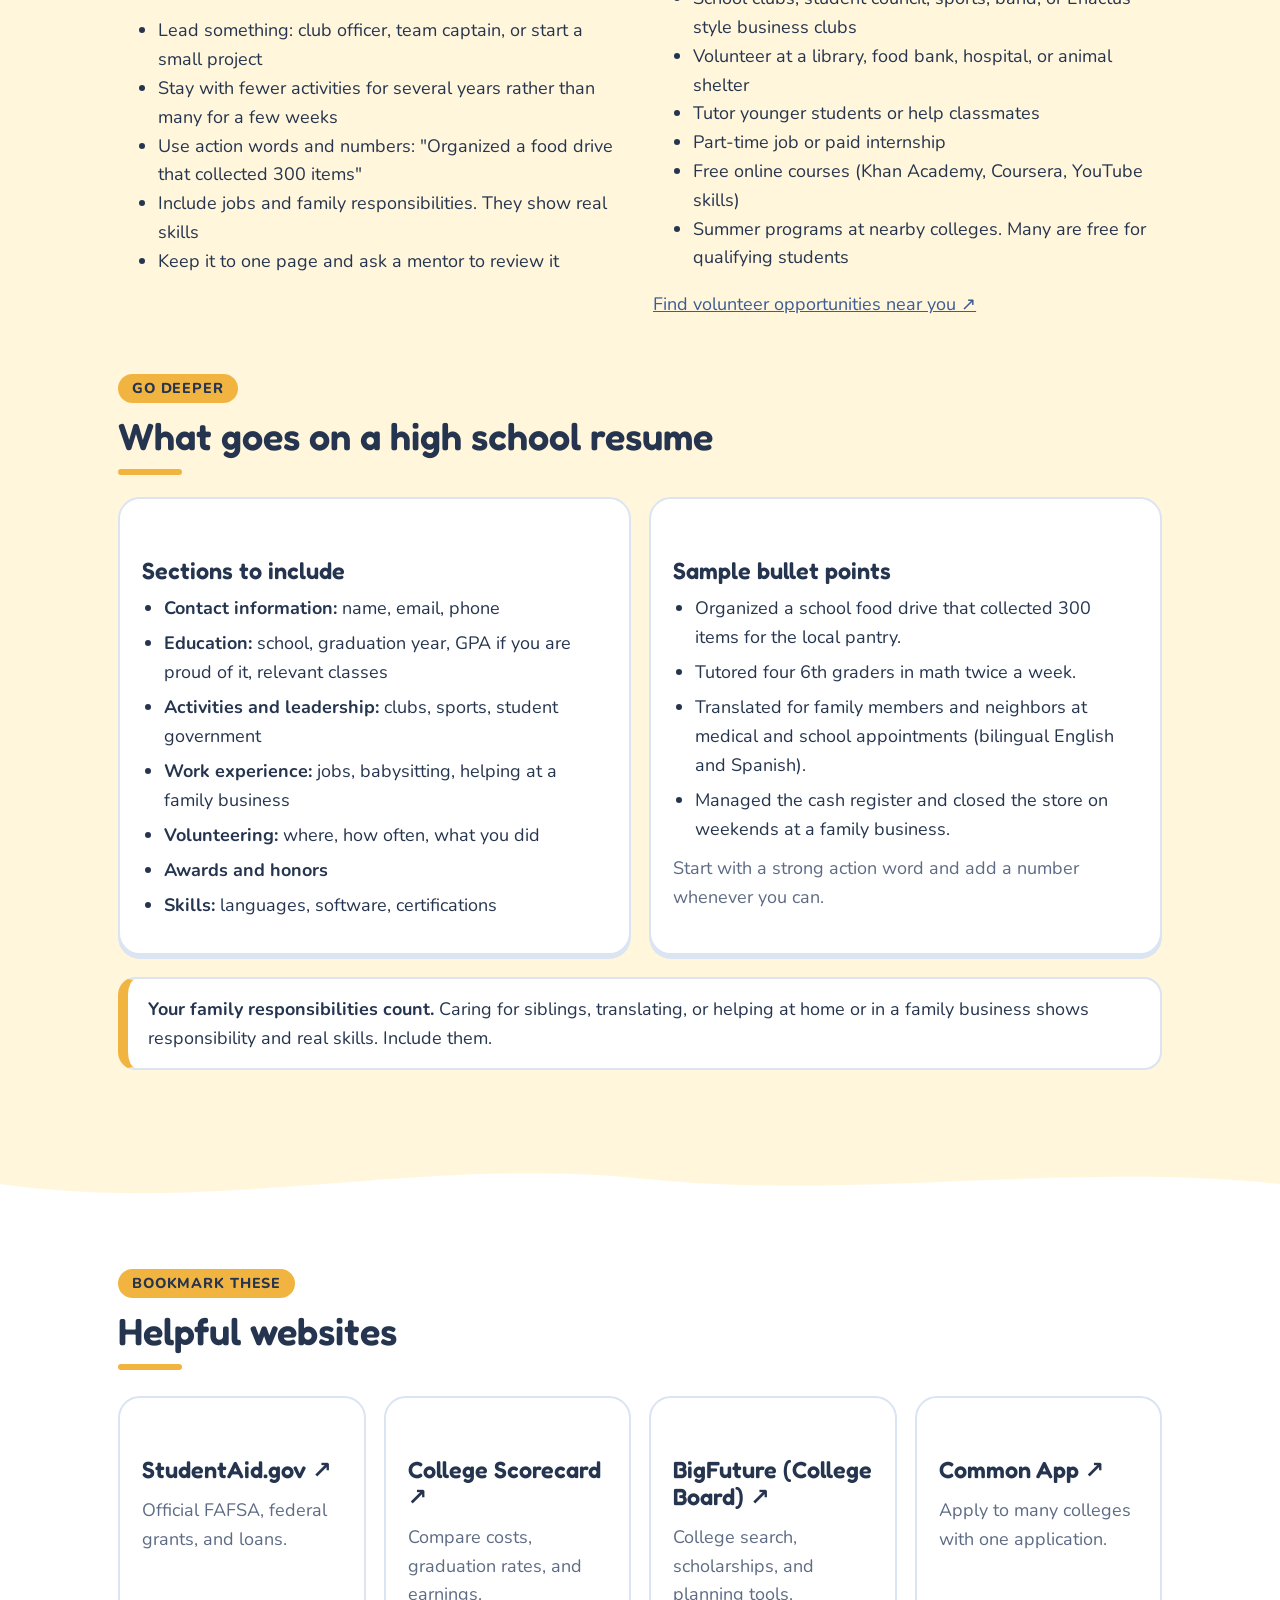
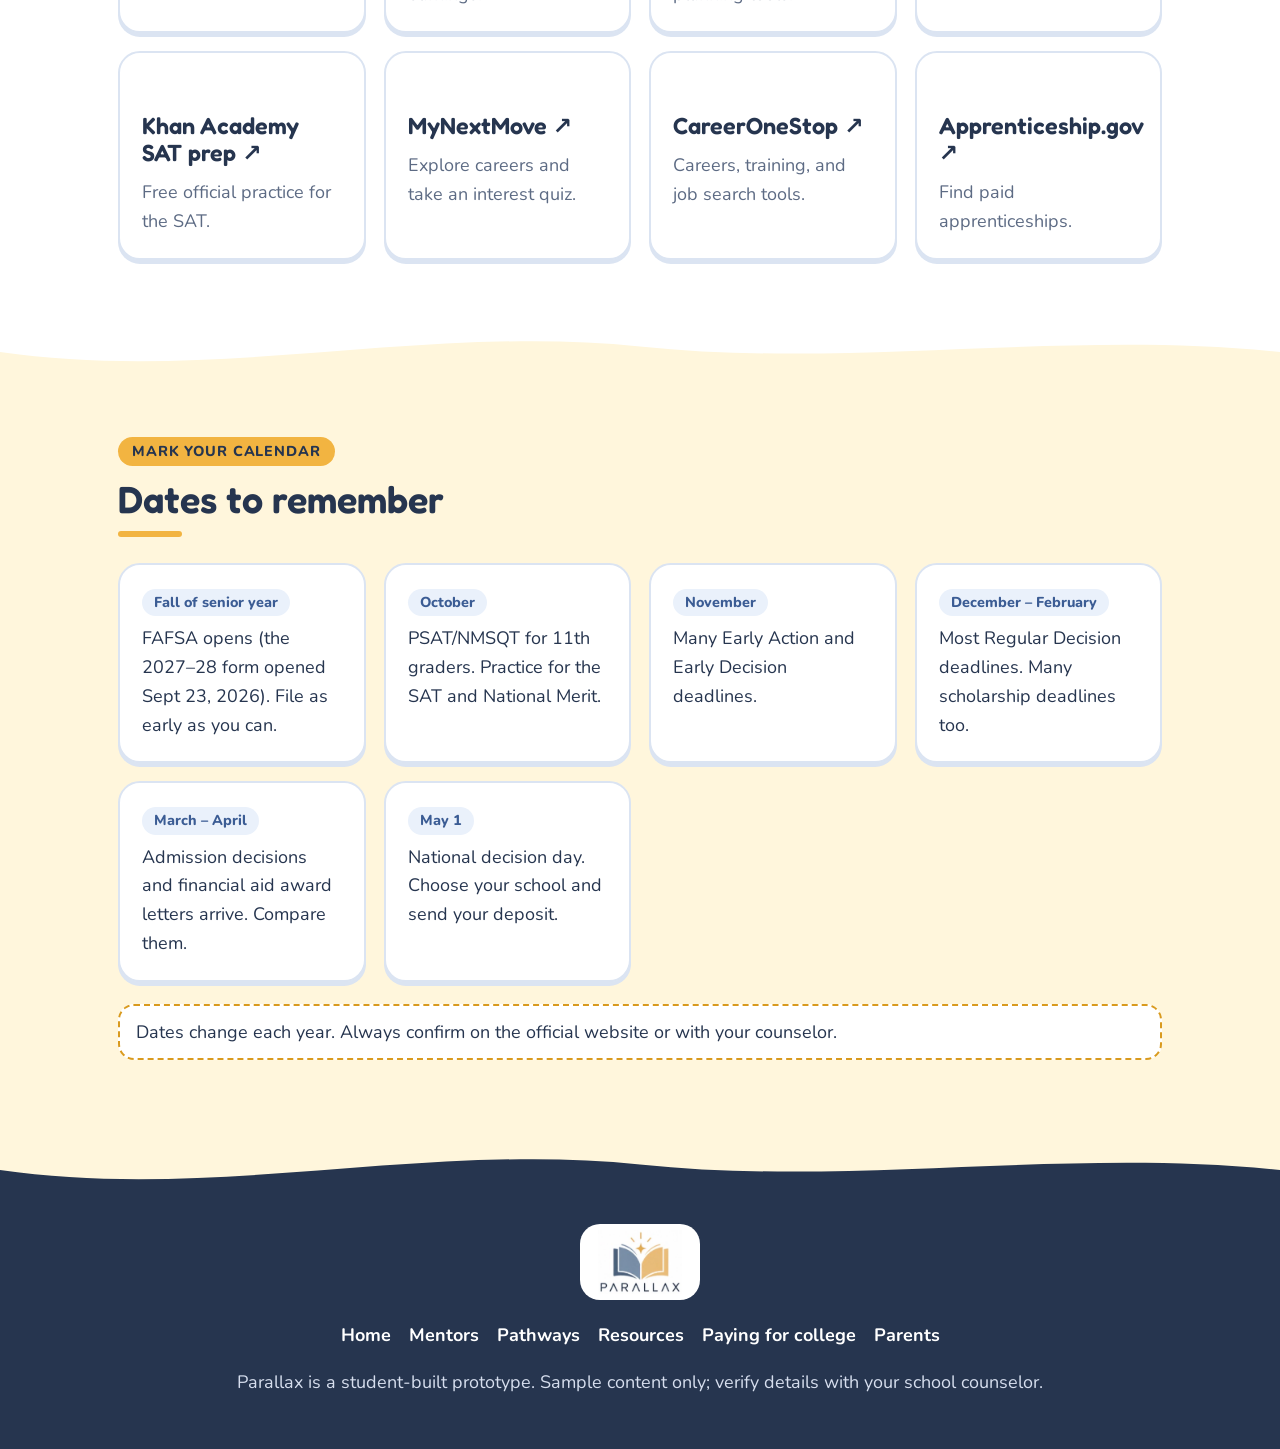
<file: resources.html>
<!doctype html>
<html lang="en">
<head>
<meta charset="utf-8">
<meta name="viewport" content="width=device-width, initial-scale=1">
<title>Parallax</title>
<meta name="description" content="Free mentorship, pathway exploration, and resources for students and parents, grades 9–12. English and Spanish.">
<link rel="preconnect" href="https://fonts.googleapis.com">
<link rel="preconnect" href="https://fonts.gstatic.com" crossorigin>
<link href="https://fonts.googleapis.com/css2?family=Fredoka:wght@500;600;700&family=Nunito:wght@400;600;700;800&display=swap" rel="stylesheet">
<link rel="stylesheet" href="style.css">
</head>
<body data-page="resources">
<a class="skip" href="#main" data-i18n="skip">Skip to content</a>
<div id="site-header"></div>
<main id="main">
<section class="page-hero bg-sky"><div class="wrap ph"><div class="sec-h"><span class="eyebrow" data-i18n="eb_r"></span><h1 data-i18n="r_h"></h1><p class="lead" data-i18n="ph_r"></p></div><div class="ph-art" aria-hidden="true">✅</div></div></section>
<section class="bg-white"><div class="wrap">
  <p class="lead" data-i18n="r_p"></p>
  <div class="tabs" role="tablist" aria-label="Grade" id="gradeTabs"></div>
  <div id="gradePanel" role="tabpanel"></div>
</div></section>
<section class="bg-butter"><div class="wrap prose" data-block="resources.tests"></div></section><section class="bg-white"><div class="wrap prose" data-block="resources.apply"></div></section>
<section class="bg-butter"><div class="wrap">
  <div class="two">
    <div><h2 data-i18n="res_h"></h2><p class="muted" data-i18n="res_p"></p><ul id="resumeList"></ul></div>
    <div><h2 data-i18n="act_h"></h2><ul id="actList"></ul><p><a href="https://www.volunteermatch.org" target="_blank" rel="noopener" data-i18n="act_link"></a></p></div>
  </div>
  <div class="prose" data-block="resources.resume" style="margin-top:36px"></div>
</div></section>
<section class="bg-white"><div class="wrap prose" data-block="resources.links"></div></section>
<section class="bg-butter"><div class="wrap">
  <div class="sec-h"><span class="eyebrow" data-i18n="eb_d"></span><h2 data-i18n="d_h"></h2></div>
  <div class="grid" id="dateGrid"></div>
  <p class="note" data-i18n="d_note"></p>
</div></section>
</main>
<div id="site-footer"></div>
<script src="content.js"></script>
<script src="site.js"></script>
</body>
</html>
</file>
<file: style.css>
:root{
  --navy:#26354f; --blue:#4f74b0; --blue-d:#3b5c94; --sky:#eaf1fb; --gold:#f2b441; --gold-d:#d99a1e; --butter:#fff6dc;
  --ink:#26354f; --muted:#5d6b84; --line:#dbe4f2; --card:#fff; --ok:#1f7a4d;
}
*{box-sizing:border-box}
html{font-size:18px;scroll-behavior:smooth}
body{margin:0;background:#fff;color:var(--ink);font-family:"Nunito",system-ui,-apple-system,"Segoe UI",Arial,sans-serif;line-height:1.6}
h1,h2,h3{font-family:"Fredoka","Nunito",system-ui,sans-serif;font-weight:600;line-height:1.15;margin:0 0 .5em;color:var(--navy)}
h1{font-size:2.9rem} h2{font-size:2.1rem} h3{font-size:1.3rem}
a{color:var(--blue-d)}
.wrap{max-width:1080px;margin:0 auto;padding:0 18px}
.skip{position:absolute;left:-999px;top:0;background:var(--navy);color:#fff;padding:10px 14px;z-index:99}
.skip:focus{left:8px;top:8px}
:focus-visible{outline:3px solid var(--gold-d);outline-offset:3px}

/* language banner */
.langbar{background:var(--gold);color:var(--navy);font-weight:700;text-align:center;padding:8px 12px;font-size:.95rem}
.langbar button{margin-left:8px;background:var(--navy);color:#fff;border:0;border-radius:999px;padding:6px 16px;font:inherit;font-weight:800;cursor:pointer;min-height:40px}
.langbar button:hover{background:#17223a}

header{position:sticky;top:0;background:#fff;border-bottom:3px solid var(--sky);z-index:10}
.bar{display:flex;align-items:center;gap:14px;flex-wrap:wrap;padding:8px 0}
.logo img{height:68px;width:auto;display:block}
nav{display:flex;gap:2px;flex-wrap:wrap;margin-left:auto}
nav a{padding:10px 13px;border-radius:999px;text-decoration:none;color:var(--navy);font-weight:800;font-size:.95rem}
nav a:hover{background:var(--butter)}
.langsw{display:flex;border:3px solid var(--navy);border-radius:999px;overflow:hidden;background:#fff}
.langsw button{border:0;background:transparent;color:var(--navy);font:inherit;font-weight:800;padding:8px 16px;min-height:46px;cursor:pointer}
.langsw button[aria-pressed="true"]{background:var(--navy);color:#fff}
.langsw button:not([aria-pressed="true"]):hover{background:var(--butter)}

.btn{min-height:52px;padding:10px 26px;border-radius:999px;border:3px solid var(--blue);background:var(--blue);color:#fff;font:inherit;font-weight:800;cursor:pointer;text-decoration:none;display:inline-flex;align-items:center;justify-content:center;gap:8px;transition:transform .15s,box-shadow .15s}
.btn:hover{background:var(--blue-d);border-color:var(--blue-d);transform:translateY(-2px);box-shadow:0 6px 14px rgba(38,53,79,.2)}
.btn.gold{background:var(--gold);border-color:var(--gold);color:var(--navy)}
.btn.gold:hover{background:var(--gold-d);border-color:var(--gold-d)}
.btn.ghost{background:#fff;color:var(--blue-d)}
.btn.ghost:hover{background:var(--sky)}
.btn.sm{min-height:46px;padding:6px 18px;font-size:.92rem}

/* sections */
section{padding:56px 0 64px}
.bg-sky{background:var(--sky)} .bg-white{background:#fff} .bg-butter{background:var(--butter)}
.eyebrow{display:inline-block;background:var(--gold);color:var(--navy);border-radius:999px;padding:3px 14px;font-weight:800;font-size:.8rem;letter-spacing:.06em;text-transform:uppercase;margin-bottom:12px}
.sec-h h2::after{content:"";display:block;width:64px;height:6px;border-radius:9px;background:var(--gold);margin-top:10px}
.lead{color:var(--muted);max-width:62ch;font-size:1.08rem}
.wave{line-height:0}
.wave svg{display:block;width:100%;height:56px}

.hero{padding:44px 0 64px;background:var(--sky)}
.hero-grid{display:grid;gap:28px;grid-template-columns:1.1fr .9fr;align-items:center}
.hero .cta{display:flex;gap:12px;flex-wrap:wrap;margin-top:22px}
.hero svg.art{width:100%;height:auto;animation:float 6s ease-in-out infinite}
@keyframes float{50%{transform:translateY(-10px)}}
@media (prefers-reduced-motion:reduce){.hero svg.art{animation:none}*{transition:none!important}}

.grid{display:grid;gap:18px;grid-template-columns:repeat(auto-fit,minmax(225px,1fr));margin-top:26px}
.card{background:#fff;border:2px solid var(--line);border-radius:22px;padding:22px;box-shadow:0 4px 0 var(--line)}
.card.big{text-decoration:none;color:inherit;display:block;transition:transform .15s,box-shadow .15s,border-color .15s}
.card.big:hover{transform:translateY(-4px) rotate(-.6deg);border-color:var(--gold);box-shadow:0 8px 0 var(--gold)}
.badge{width:60px;height:60px;border-radius:18px;display:flex;align-items:center;justify-content:center;font-size:1.9rem;margin-bottom:10px}
.b1{background:#dfe9fa}.b2{background:#ffe9b3}.b3{background:#dff1e6}.b4{background:#fde0dc}
.tag{display:inline-block;background:var(--sky);color:var(--blue-d);border-radius:999px;padding:2px 12px;font-size:.8rem;font-weight:800;margin-bottom:8px}
.muted{color:var(--muted)}
.note{background:#fff;border:2px dashed var(--gold-d);padding:12px 16px;border-radius:16px;margin-top:22px}

.tabs{display:flex;gap:10px;flex-wrap:wrap;margin:22px 0 12px}
.tab{min-height:50px;padding:8px 22px;border-radius:999px;border:3px solid var(--line);background:#fff;color:var(--navy);font:inherit;font-weight:800;cursor:pointer}
.tab:hover{border-color:var(--blue)}
.tab[aria-selected="true"]{background:var(--blue);border-color:var(--blue);color:#fff}

form{display:grid;gap:14px;grid-template-columns:repeat(auto-fit,minmax(230px,1fr));background:#fff;border:2px solid var(--line);border-radius:22px;padding:22px;box-shadow:0 4px 0 var(--line)}
label{font-weight:800;display:block;margin-bottom:4px}
input,select,textarea{width:100%;min-height:50px;padding:10px 14px;font:inherit;border:3px solid var(--line);border-radius:14px;background:#fff;color:var(--navy)}
input:focus,select:focus,textarea:focus{border-color:var(--blue)}
textarea{min-height:90px}
.full{grid-column:1/-1}
.ok{background:#e6f5ec;color:#14532d;border:3px solid var(--ok);padding:14px;border-radius:16px;margin-top:14px}

.chips{display:flex;gap:10px;flex-wrap:wrap;margin:18px 0}
.chip{min-height:50px;padding:8px 20px;border-radius:999px;border:3px solid var(--blue);background:#fff;color:var(--navy);font:inherit;font-weight:800;cursor:pointer;transition:transform .12s}
.chip:hover{transform:scale(1.05)}
.chip[aria-pressed="true"]{background:var(--gold);border-color:var(--gold-d)}

.check{list-style:none;padding:0;margin:0;display:grid;gap:10px}
.check li{background:#fff;border:2px solid var(--line);border-radius:16px;padding:12px 16px;display:flex;gap:14px;align-items:flex-start}
.check input{width:28px;height:28px;min-height:0;margin-top:2px;flex:none;accent-color:var(--blue)}
.check label{font-weight:600;margin:0}
.check input:checked + label{text-decoration:line-through;color:var(--muted)}
.progress{height:16px;background:#fff;border:2px solid var(--line);border-radius:99px;overflow:hidden;margin:6px 0 16px}
.progress div{height:100%;background:linear-gradient(90deg,var(--gold),var(--gold-d));width:0;transition:width .3s}

details{background:#fff;border:2px solid var(--line);border-radius:18px;padding:4px 18px;margin-bottom:12px}
summary{cursor:pointer;font-weight:800;padding:12px 0;min-height:50px;font-size:1.05rem}
details[open]{border-color:var(--blue)}
details[open] summary{color:var(--blue-d)}
details ul{margin:0 0 12px;padding-left:20px}
dl{margin:0}dt{font-weight:800;margin-top:12px;color:var(--blue-d)}dd{margin:0 0 6px;color:var(--muted)}
.mentor-top{display:flex;gap:14px;align-items:center;margin-bottom:8px}
.mentor-top svg{width:72px;height:72px;flex:none;border-radius:50%}
.mentor-top h3{margin:0}
.two{display:grid;gap:26px;grid-template-columns:repeat(auto-fit,minmax(300px,1fr))}
.sec-art{float:right;width:min(260px,38%);margin:0 0 10px 18px}

footer{background:var(--navy);color:#d6deee;padding:34px 0;text-align:center}
footer .lg{display:inline-block;background:#fff;border-radius:20px;padding:6px 18px;margin-bottom:12px}
footer img{height:64px;display:block}
@media (max-width:760px){h1{font-size:2.2rem}h2{font-size:1.75rem}.hero-grid{grid-template-columns:1fr}.logo img{height:56px}}
@media print{header,.langbar,.cta,form,footer,.wave{display:none}}

nav a[aria-current="page"]{background:var(--sky);color:var(--blue-d)}
.menu-btn{display:none;min-height:46px;border:3px solid var(--navy);background:#fff;color:var(--navy);border-radius:999px;font:inherit;font-weight:800;padding:6px 16px;cursor:pointer}
.page-hero{background:var(--sky);padding:40px 0 56px}
.page-hero .ph{display:grid;grid-template-columns:1fr auto;gap:24px;align-items:center}
.page-hero .ph-art{width:150px;height:150px;border-radius:50%;background:#fff;border:6px solid var(--gold);display:flex;align-items:center;justify-content:center;font-size:4.2rem}
.page-hero .ph-svg{width:280px;height:auto}
.steps{counter-reset:s;display:grid;gap:18px;grid-template-columns:repeat(auto-fit,minmax(240px,1fr));margin-top:26px}
.step{background:#fff;border:2px solid var(--line);border-radius:22px;padding:22px 22px 22px 22px;box-shadow:0 4px 0 var(--line);position:relative}
.step::before{counter-increment:s;content:counter(s);display:flex;align-items:center;justify-content:center;width:46px;height:46px;border-radius:50%;background:var(--gold);color:var(--navy);font-family:"Fredoka",sans-serif;font-weight:700;font-size:1.4rem;margin-bottom:10px}
.cta-band{background:var(--navy);color:#fff;border-radius:28px;padding:34px;text-align:center;margin-top:28px}
.cta-band h2{color:#fff}.cta-band h2::after{margin:10px auto 0}
.cta-band .cta{display:flex;gap:12px;justify-content:center;flex-wrap:wrap;margin-top:16px}
.cta-band .btn.ghost{border-color:#fff}
.linkcard h3{display:flex;align-items:center;justify-content:space-between;gap:8px}
.go{color:var(--blue-d);font-weight:800}
.footnav{display:flex;gap:6px 18px;justify-content:center;flex-wrap:wrap;margin:0 0 14px}
.footnav a{color:#fff;font-weight:700;text-decoration:none}.footnav a:hover{text-decoration:underline}
footer{padding-top:0}
footer .wave{margin-bottom:26px}
@media (max-width:960px){
  .menu-btn{display:inline-flex;align-items:center;margin-left:auto}
  nav{display:none;order:9;width:100%;flex-direction:column;margin:0;padding-bottom:10px}
  nav.open{display:flex}
  nav a{padding:14px 16px;font-size:1.05rem;background:var(--sky)}
  .bar{gap:10px}
}
@media (max-width:760px){.page-hero .ph{grid-template-columns:1fr}.page-hero .ph-art,.page-hero .ph-svg{display:none}}

/* ---- long-form content ---- */
.prose > p,.prose > ul,.prose > ol{max-width:75ch}
.prose h3{margin:1.6em 0 .5em}
.prose ul,.prose ol{padding-left:1.3em}
.prose li{margin:.35em 0}
.cols{display:grid;gap:18px;grid-template-columns:repeat(auto-fit,minmax(290px,1fr));margin:22px 0}
.cols .card h3{margin-bottom:.4em}
.cols .card ul,.cols .card ol{margin:.2em 0 .6em;padding-left:1.2em}
.callout{background:#fff;border:2px solid var(--line);border-left:10px solid var(--gold);border-radius:18px;padding:16px 20px;margin:22px 0}
.callout.blue{border-left-color:var(--blue)}
.tablewrap{overflow-x:auto;margin-top:18px;border-radius:18px;border:2px solid var(--line);background:#fff}
table.compare{width:100%;border-collapse:collapse;min-width:640px;font-size:.95rem}
table.compare th{background:var(--navy);color:#fff;text-align:left;padding:12px 14px;font-family:"Fredoka",sans-serif;font-weight:500}
table.compare td{padding:12px 14px;border-top:1px solid var(--line);vertical-align:top}
table.compare tbody tr:nth-child(even){background:#f6f9fe}
details.route summary{font-size:1.15rem;font-family:"Fredoka",sans-serif}
details.route h4{margin:1em 0 .3em;color:var(--blue-d)}
dl.facts{display:grid;grid-template-columns:150px 1fr;gap:8px 16px;margin:12px 0}
dl.facts dt{margin:0;color:var(--navy)}dl.facts dd{margin:0;color:var(--ink)}
#glossary{display:grid;grid-template-columns:repeat(auto-fit,minmax(300px,1fr));gap:4px 32px;margin-top:18px}
.term dt{margin-top:10px}
.cards-link{display:block}
.grid .card h3 a{text-decoration:none}
@media (max-width:640px){dl.facts{grid-template-columns:1fr}dl.facts dt{margin-top:8px}}
</file>
